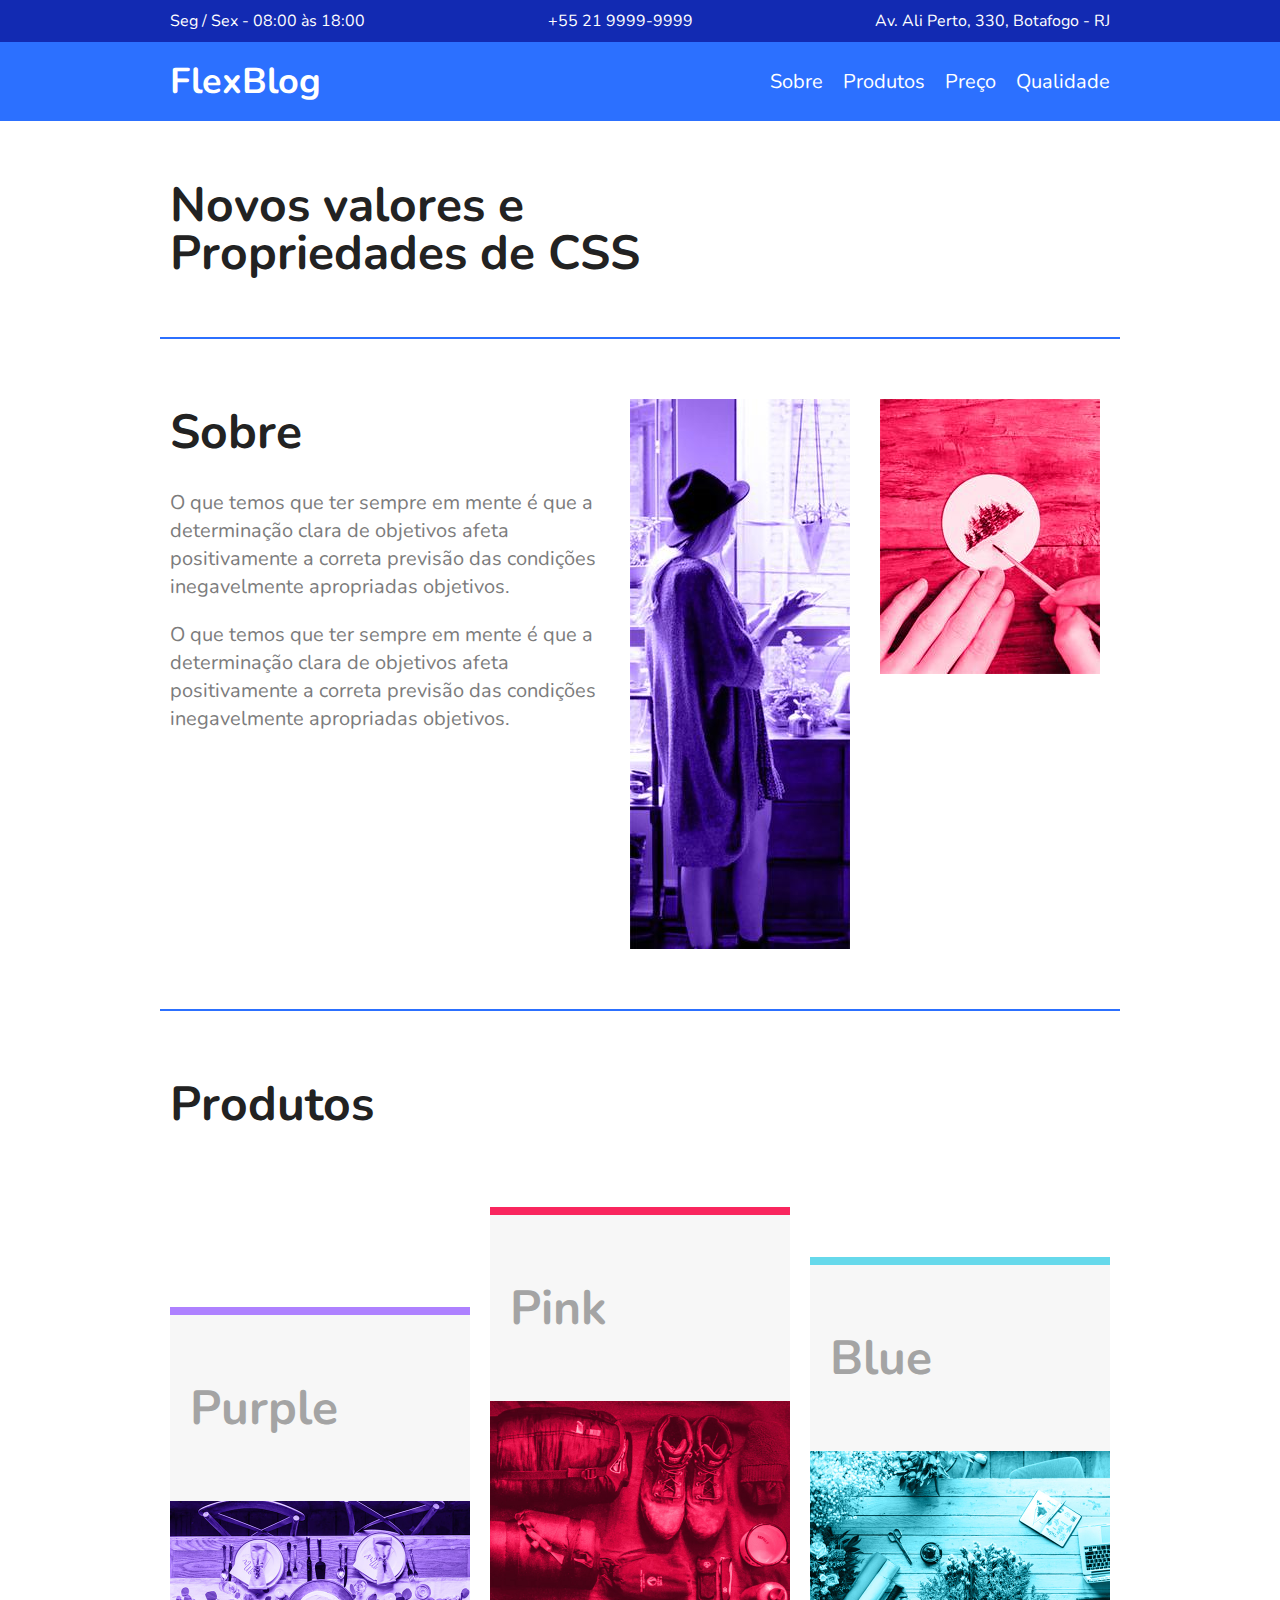
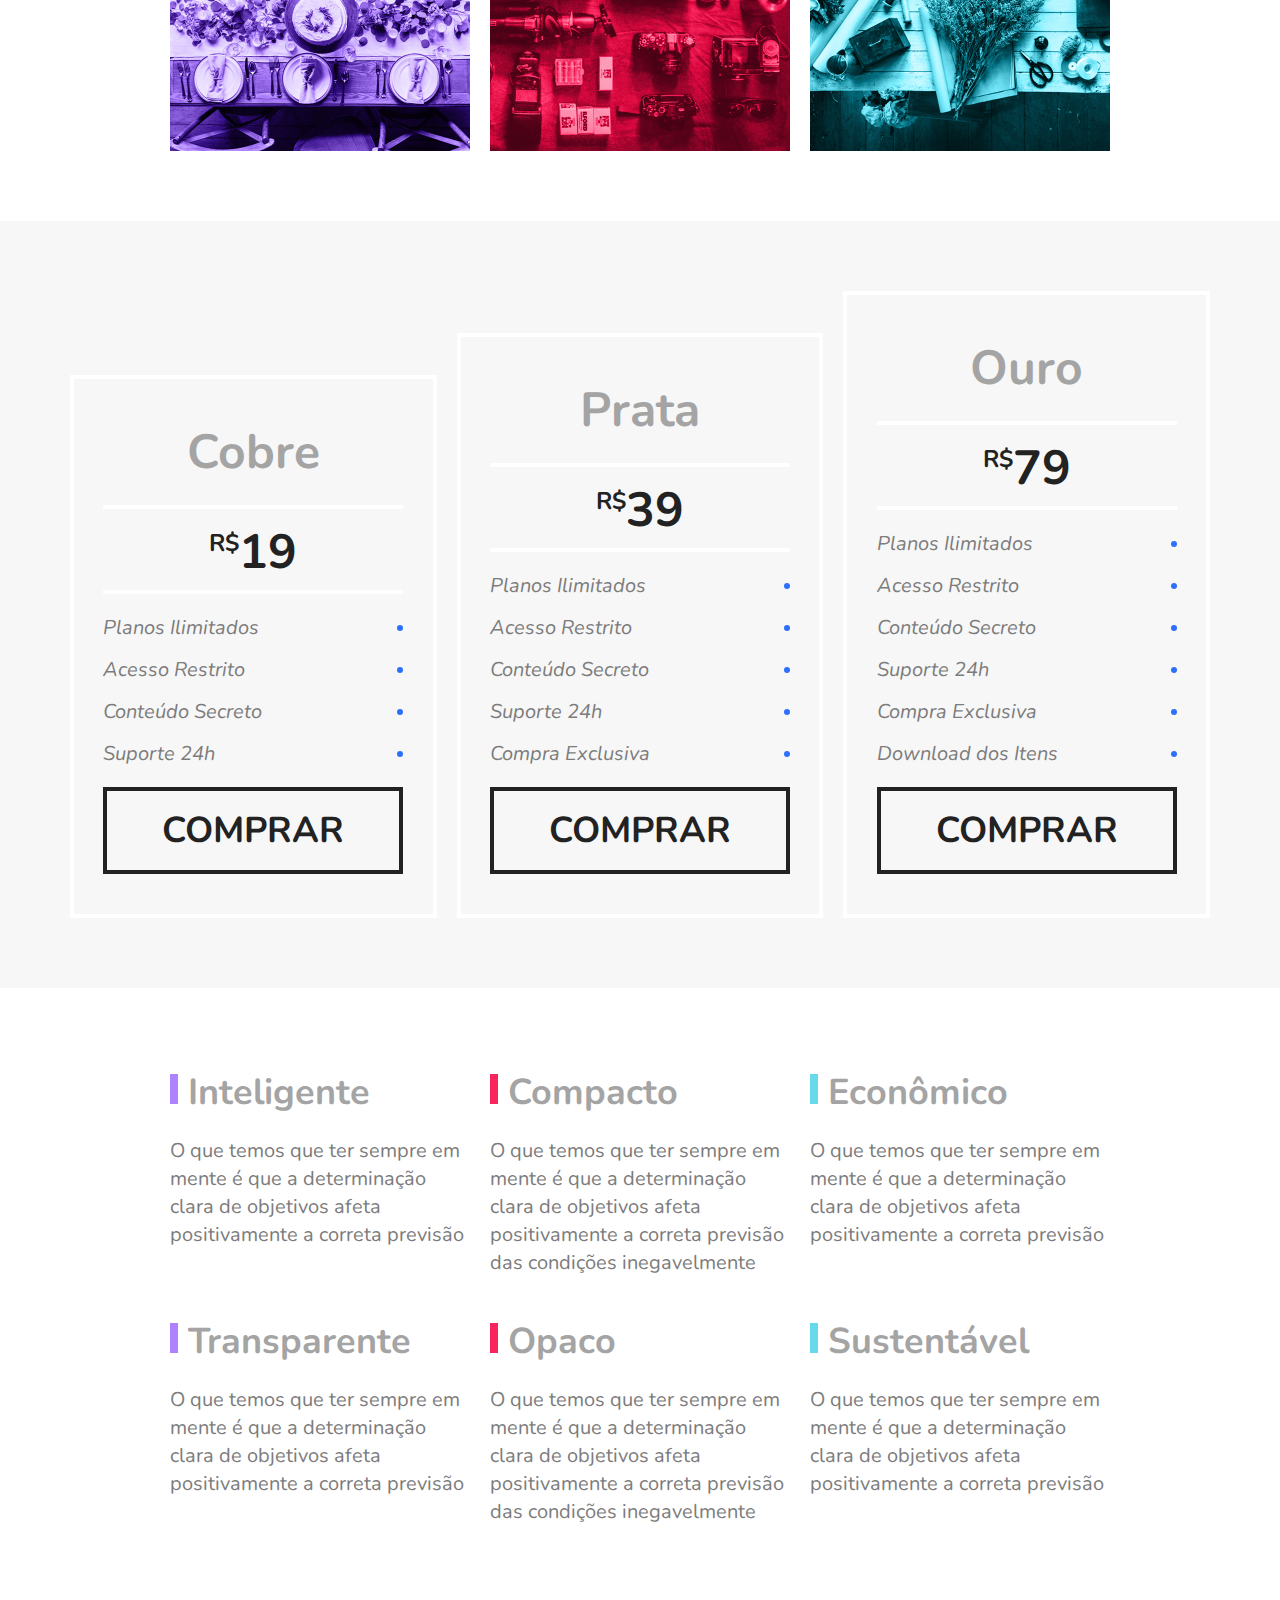
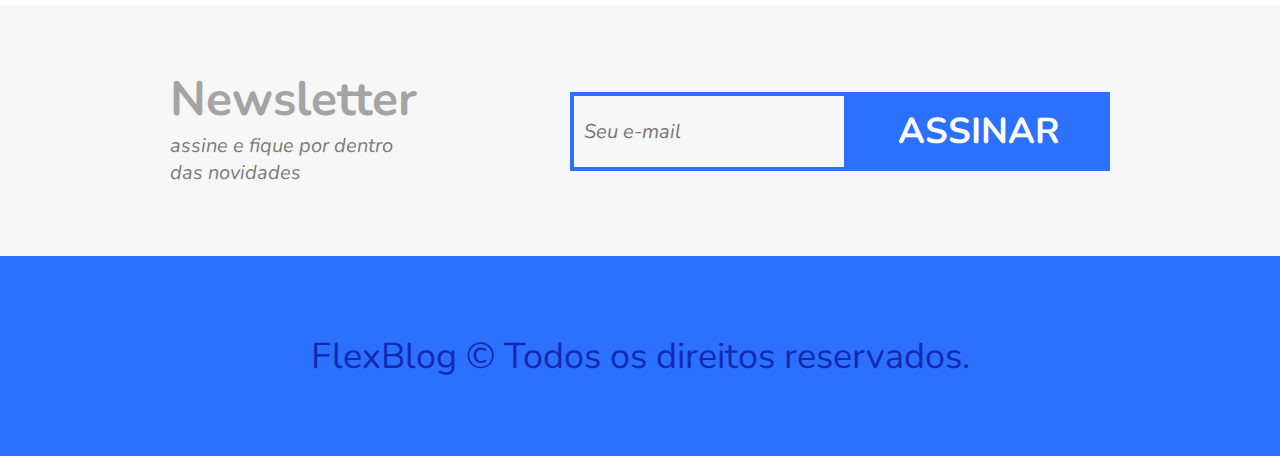
<file: CSS Flexbox/Projeto Final (Flexblog)/index.html>
<!DOCTYPE html>
<html>
  <head>
    <title>FlexBlog</title>
    <meta charset="utf-8" />
    <meta
      name="viewport"
      content="width=device-width, initial-scale=1, shrink-to-fit=no"
    />
    <link
      href="https://fonts.googleapis.com/css?family=Nunito:400,400i,700"
      rel="stylesheet"
    />
    <link rel="stylesheet" type="text/css" href="css/style.css" />
  </head>
  <body>
    <div class="indice-bg">
      <div class="indice">
        <p>Seg / Sex - 08:00 às 18:00</p>
        <a href="tel:+552199999999">+55 21 9999-9999</a>
        <p>Av. Ali Perto, 330, Botafogo - RJ</p>
      </div>
    </div>

    <header class="menu-bg">
      <div class="menu">
        <div class="menu-logo">
          <a href="#">FlexBlog</a>
        </div>
        <nav class="menu-nav">
          <ul>
            <li><a href="#sobre">Sobre</a></li>
            <li><a href="#produtos">Produtos</a></li>
            <li><a href="#preco">Preço</a></li>
            <li><a href="#qualidade">Qualidade</a></li>
          </ul>
        </nav>
      </div>
    </header>

    <h1 class="introducao">Novos valores e<br />Propriedades de CSS</h1>

    <section class="sobre" id="sobre">
      <div class="sobre-info">
        <h1>Sobre</h1>
        <p>
          O que temos que ter sempre em mente é que a determinação clara de
          objetivos afeta positivamente a correta previsão das condições
          inegavelmente apropriadas objetivos.
        </p>
        <p>
          O que temos que ter sempre em mente é que a determinação clara de
          objetivos afeta positivamente a correta previsão das condições
          inegavelmente apropriadas objetivos.
        </p>
      </div>
      <div class="sobre-img">
        <img src="img/sobre1.jpg" alt="Sobre 1" />
      </div>
      <div class="sobre-img">
        <img src="img/sobre2.jpg" alt="Sobre 2" />
      </div>
    </section>

    <section class="produtos" id="produtos">
      <h1>Produtos</h1>
      <div class="produtos-container">
        <div class="produtos-item purple">
          <h2>Purple</h2>
          <img src="img/produtos1.jpg" alt="Produtos 1" />
        </div>
        <div class="produtos-item pink">
          <h2>Pink</h2>
          <img src="img/produtos2.jpg" alt="Produtos 2" />
        </div>
        <div class="produtos-item blue">
          <h2>Blue</h2>
          <img src="img/produtos3.jpg" alt="Produtos 3" />
        </div>
      </div>
    </section>

    <section class="preco" id="preco">
      <div class="preco-item">
        <h2>Cobre</h2>
        <span><sup>R$</sup>19</span>
        <ul>
          <li>Planos Ilimitados</li>
          <li>Acesso Restrito</li>
          <li>Conteúdo Secreto</li>
          <li>Suporte 24h</li>
        </ul>
        <a href="#">Comprar</a>
      </div>

      <div class="preco-item">
        <h2>Prata</h2>
        <span><sup>R$</sup>39</span>
        <ul>
          <li>Planos Ilimitados</li>
          <li>Acesso Restrito</li>
          <li>Conteúdo Secreto</li>
          <li>Suporte 24h</li>
          <li>Compra Exclusiva</li>
        </ul>
        <a href="#">Comprar</a>
      </div>

      <div class="preco-item">
        <h2>Ouro</h2>
        <span><sup>R$</sup>79</span>
        <ul>
          <li>Planos Ilimitados</li>
          <li>Acesso Restrito</li>
          <li>Conteúdo Secreto</li>
          <li>Suporte 24h</li>
          <li>Compra Exclusiva</li>
          <li>Download dos Itens</li>
        </ul>
        <a href="#">Comprar</a>
      </div>
    </section>

    <section class="qualidade" id="qualidade">
      <div class="qualidade-item">
        <h2>Inteligente</h2>
        <p>
          O que temos que ter sempre em mente é que a determinação clara de
          objetivos afeta positivamente a correta previsão
        </p>
      </div>

      <div class="qualidade-item">
        <h2>Compacto</h2>
        <p>
          O que temos que ter sempre em mente é que a determinação clara de
          objetivos afeta positivamente a correta previsão das condições
          inegavelmente
        </p>
      </div>

      <div class="qualidade-item">
        <h2>Econômico</h2>
        <p>
          O que temos que ter sempre em mente é que a determinação clara de
          objetivos afeta positivamente a correta previsão
        </p>
      </div>

      <div class="qualidade-item">
        <h2>Transparente</h2>
        <p>
          O que temos que ter sempre em mente é que a determinação clara de
          objetivos afeta positivamente a correta previsão
        </p>
      </div>

      <div class="qualidade-item">
        <h2>Opaco</h2>
        <p>
          O que temos que ter sempre em mente é que a determinação clara de
          objetivos afeta positivamente a correta previsão das condições
          inegavelmente
        </p>
      </div>

      <div class="qualidade-item">
        <h2>Sustentável</h2>
        <p>
          O que temos que ter sempre em mente é que a determinação clara de
          objetivos afeta positivamente a correta previsão
        </p>
      </div>
    </section>

    <section class="newsletter">
      <div class="newsletter-info">
        <h1>Newsletter</h1>
        <p>assine e fique por dentro das novidades</p>
      </div>
      <form class="newsletter-form">
        <input type="text" placeholder="Seu e-mail" />
        <button type="submit">Assinar</button>
      </form>
    </section>

    <footer class="footer">
      <p>FlexBlog © Todos os direitos reservados.</p>
    </footer>
  </body>
</html>
</file>
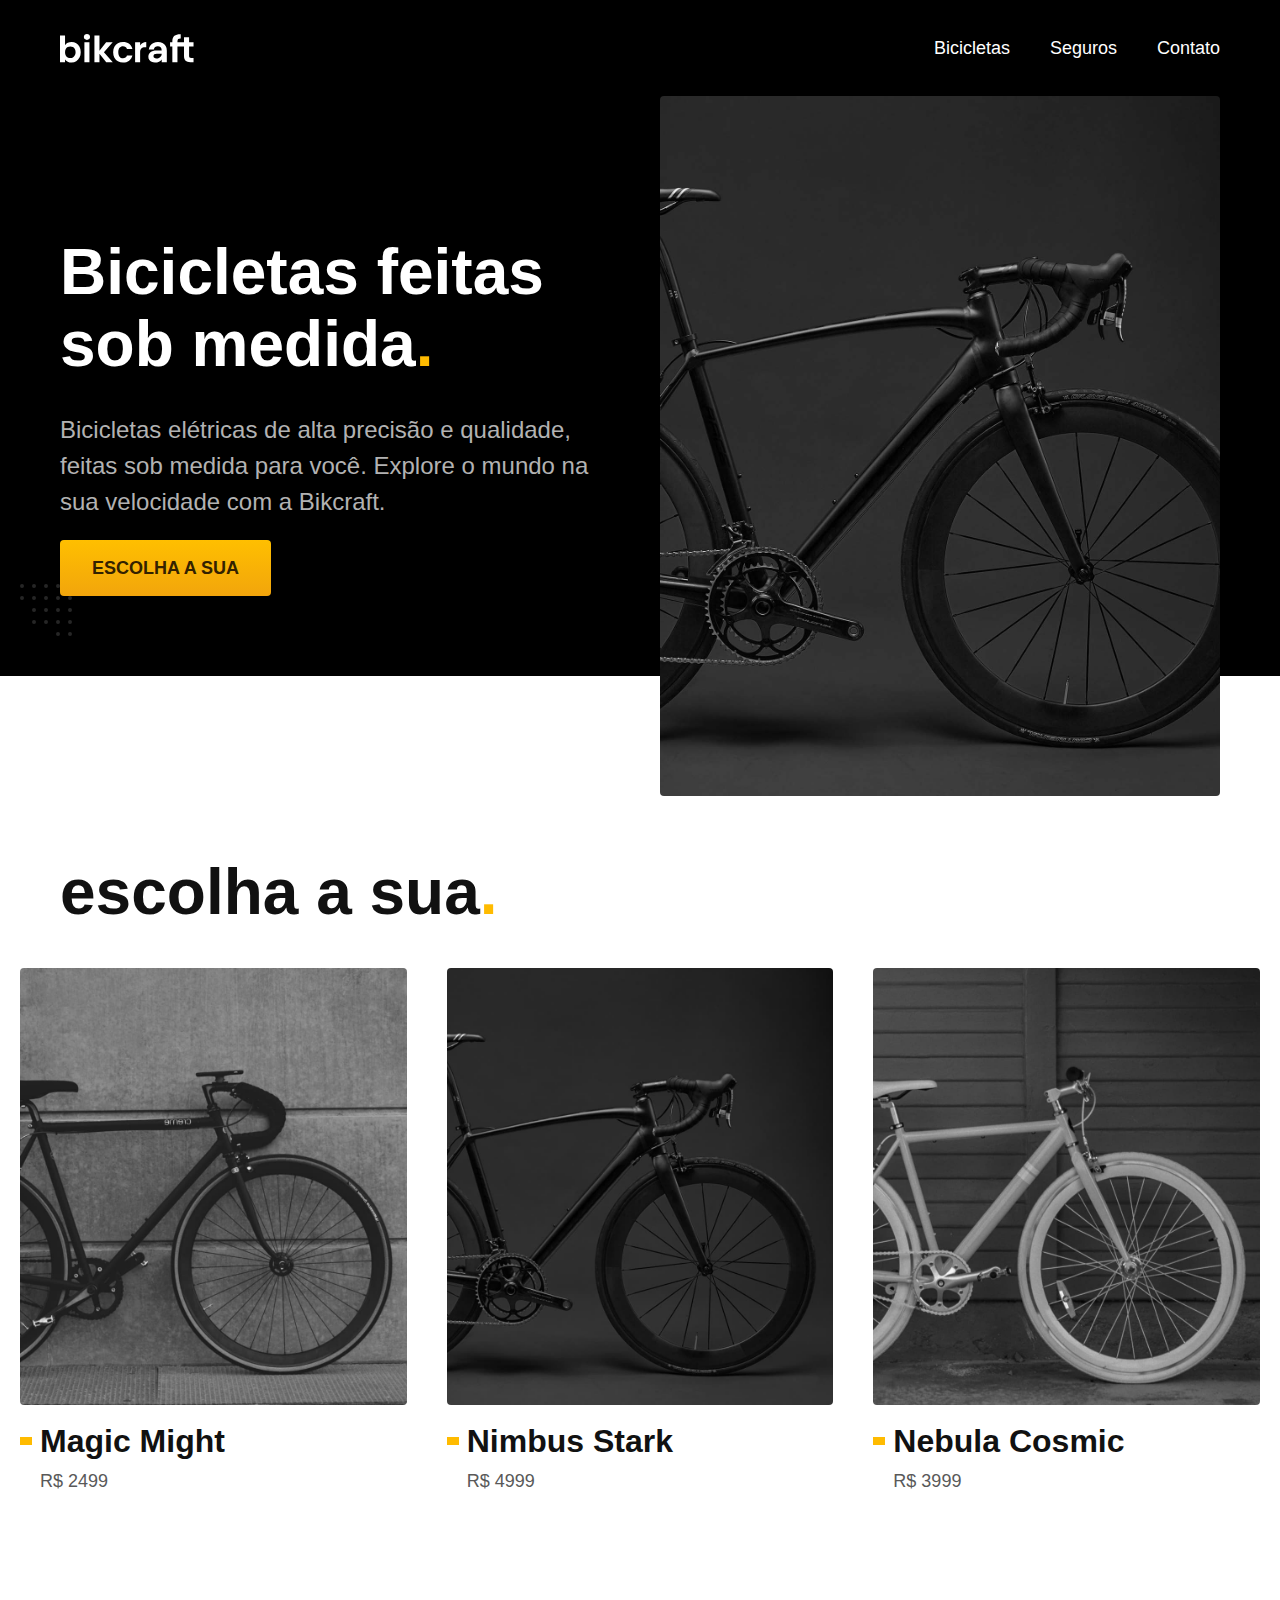
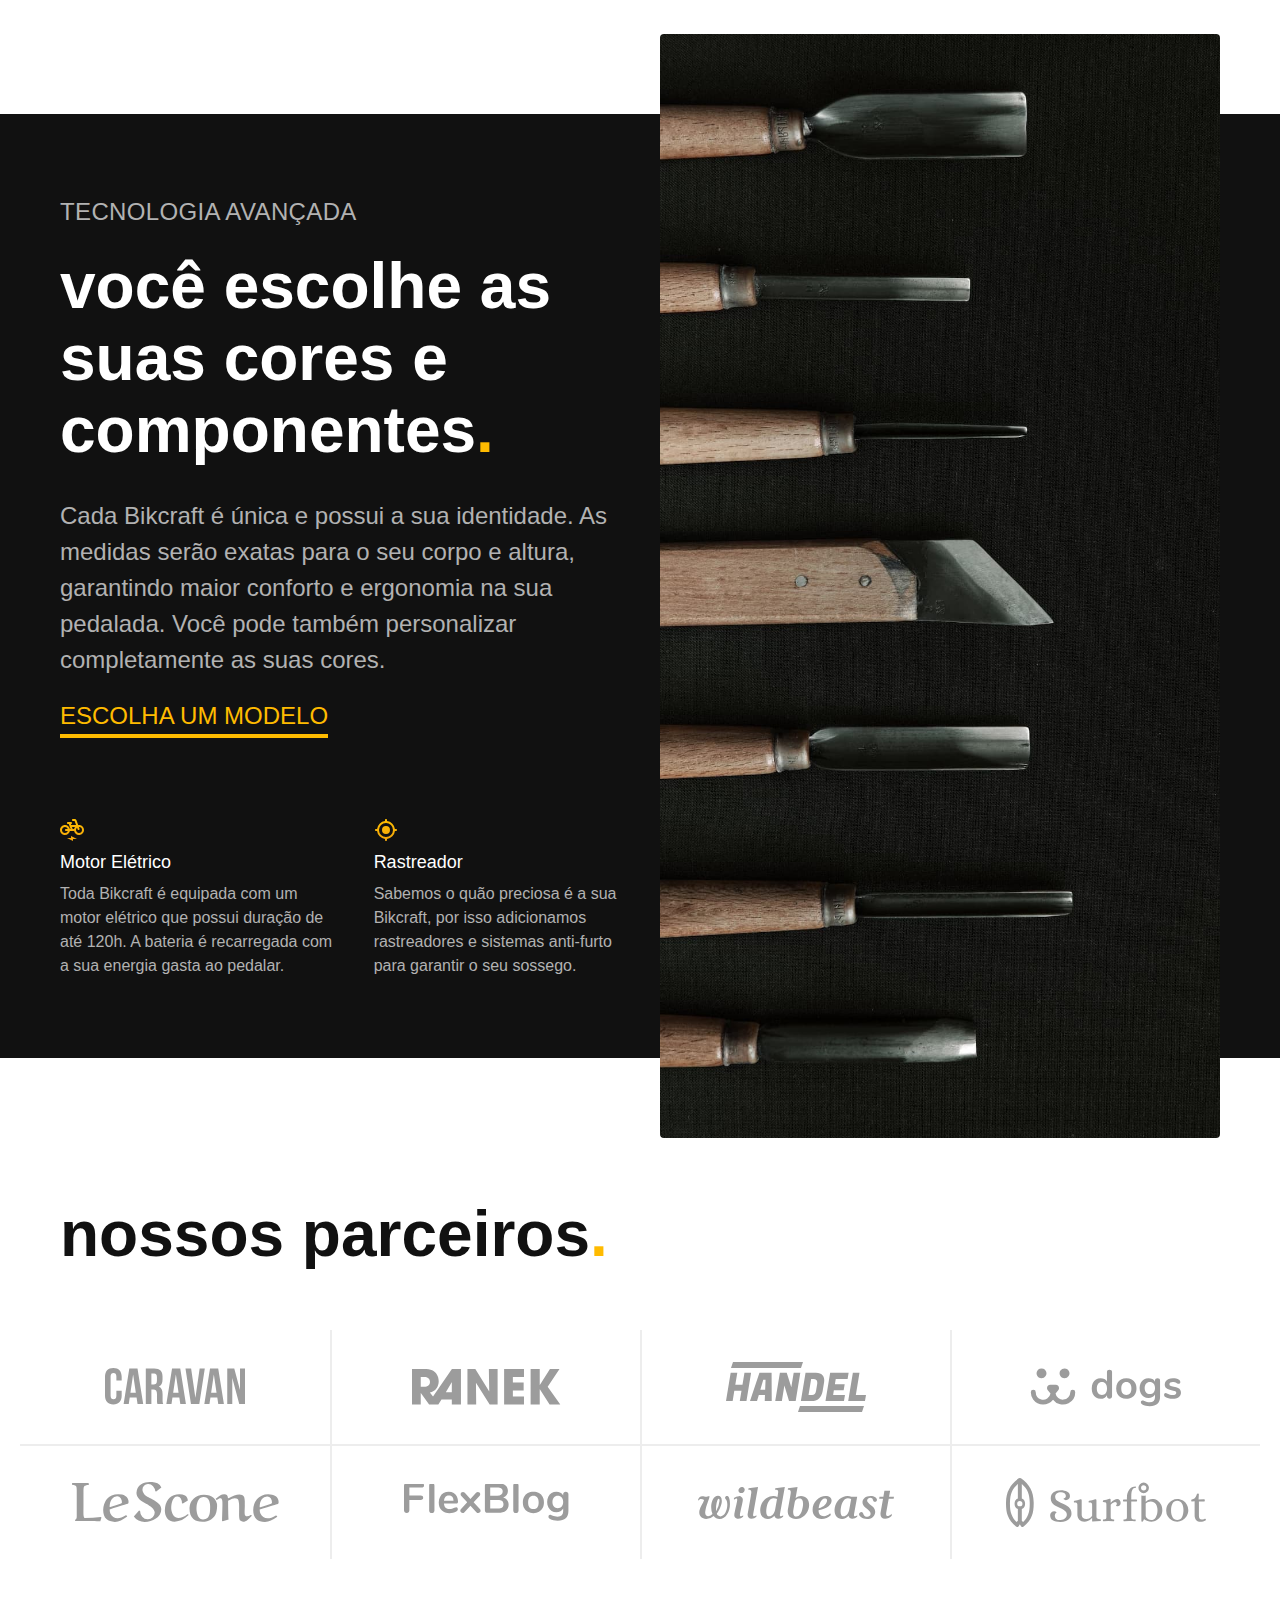
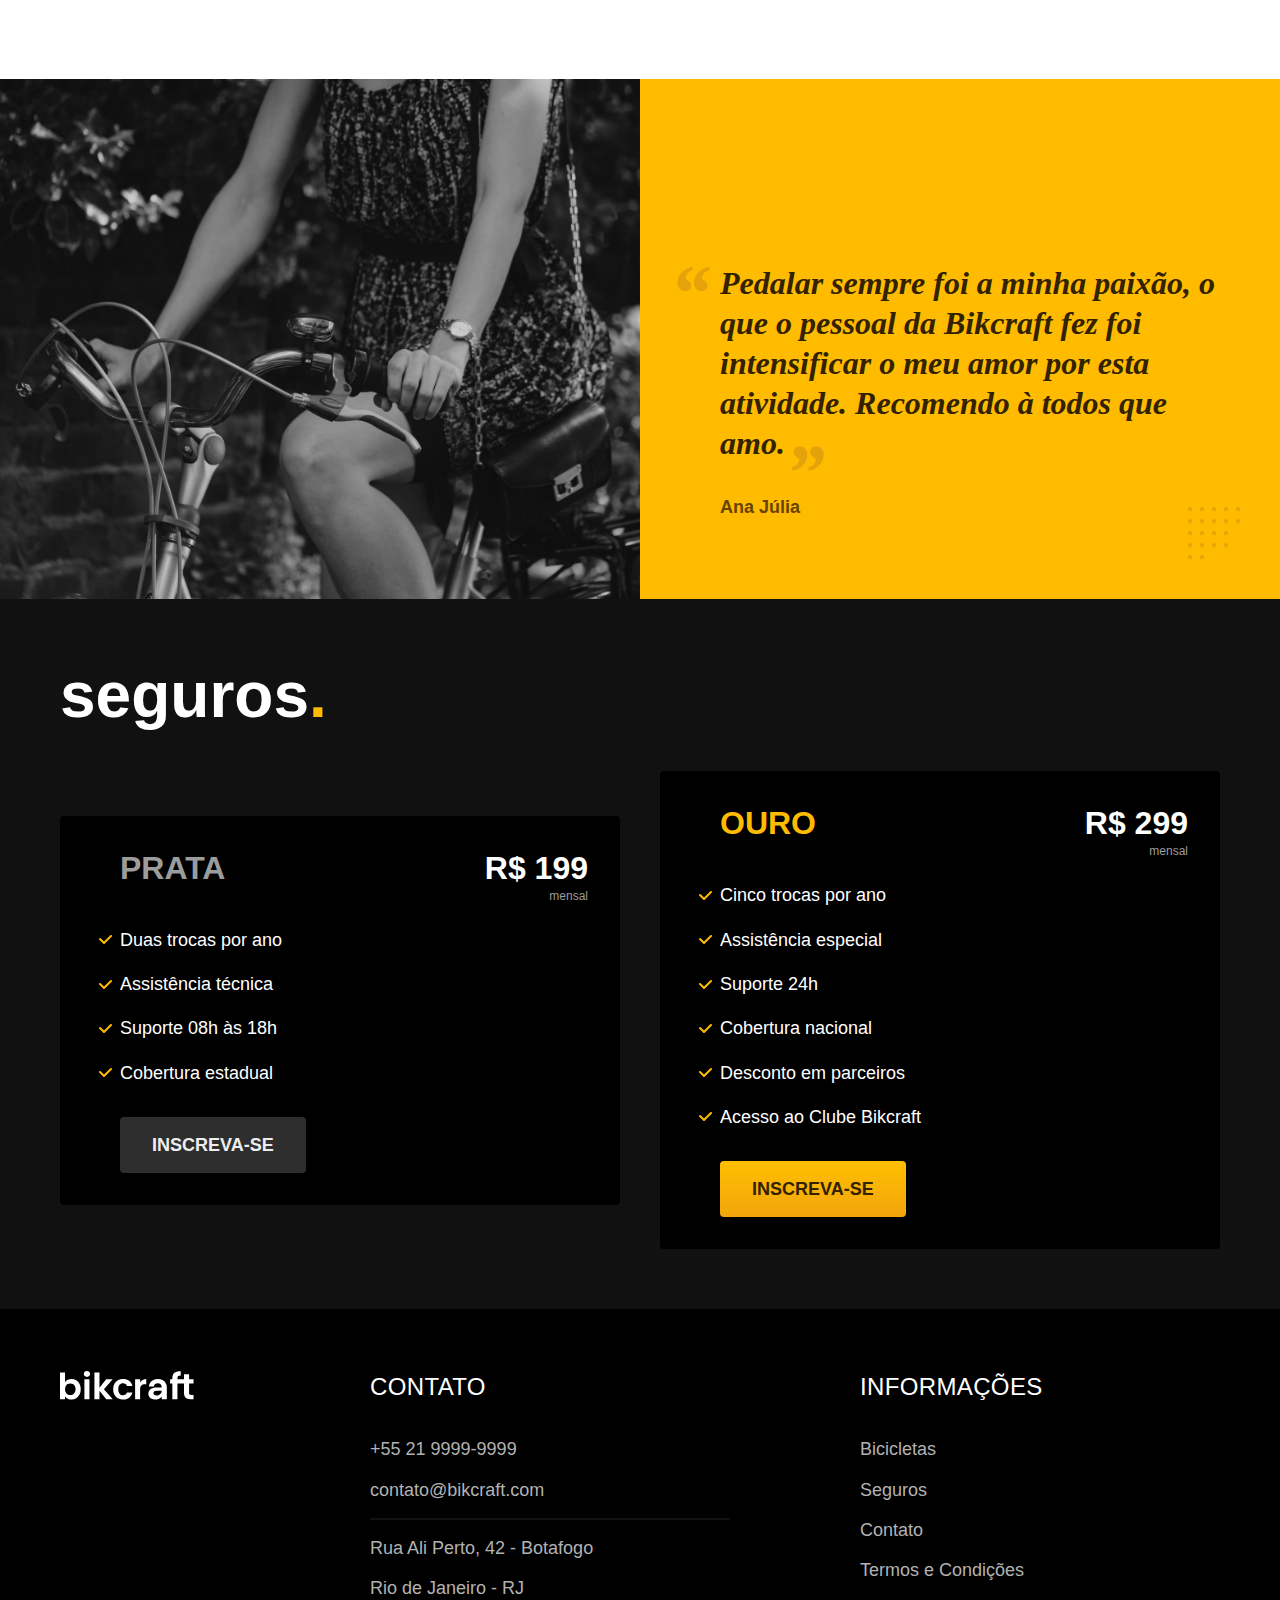
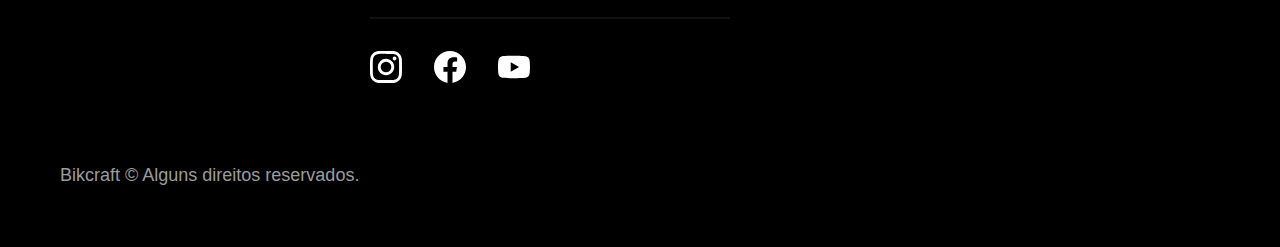
<file: HTML CSS/Projeto Final/index.html>
<!DOCTYPE html>
<html lang="pt-br">
  <head>
    <meta charset="UTF-8" />
    <meta name="viewport" content="width=device-width, initial-scale=1.0" />

    <title>Bikcraft - Bicicletas Elétricas</title>
    <meta
      name="description"
      content="Bicicletas elétricas de alta precisão e qualidade, feitas sob medida para o cliente. Explore o mundo na sua velocidade com a Bikcraft."
    />

    <link rel="preload" href="./css/style.css" as="style" />
    <link rel="stylesheet" href="./css/style.css" />
  </head>

  <body>
    <header class="header-bg">
      <div class="header container">
        <a href="./">
          <img
            src="./img/bikcraft.svg"
            width="136"
            height="32"
            alt="Bikcraft"
          />
        </a>

        <nav aria-label="primaria">
          <ul class="header-menu font-1-m cor-0">
            <li><a href="./bicicletas.html">Bicicletas</a></li>
            <li><a href="./seguros.html">Seguros</a></li>
            <li><a href="./contato.html">Contato</a></li>
          </ul>
        </nav>
      </div>
    </header>

    <main class="introducao-bg">
      <div class="introducao container">
        <div class="introducao-conteudo">
          <h1 class="font-1-xxl cor-0">
            Bicicletas feitas sob medida<span class="cor-p1">.</span>
          </h1>
          <p class="font-2-l cor-5">
            Bicicletas elétricas de alta precisão e qualidade, feitas sob medida
            para você. Explore o mundo na sua velocidade com a Bikcraft.
          </p>
          <a class="botao" href="./bicicletas.html">Escolha a sua</a>
        </div>
        <picture>
          <source
            media="(max-width: 800px)"
            srcset="./img/bicicletas/nimbus.jpg"
          />
          <img
            src="./img/fotos/introducao.jpg"
            width="1280"
            height="1600"
            alt="Bicicleta elétrica preta."
          />
        </picture>
      </div>
    </main>

    <article class="bicicletas-lista">
      <h2 class="container font-1-xxl">
        escolha a sua<span class="cor-p1">.</span>
      </h2>

      <ul>
        <li>
          <a href="./bicicletas/magic.html">
            <img
              src="./img/bicicletas/magic-home.jpg"
              alt="Bicicleta preta"
              width="920"
              height="1040"
            />
            <h3 class="font-1-xl">Magic Might</h3>
            <span class="font-2-m cor-8">R$ 2499</span>
          </a>
        </li>
        <li>
          <a href="./bicicletas/nimbus.html">
            <img
              src="./img/bicicletas/nimbus-home.jpg"
              alt="Bicicleta preta"
              width="920"
              height="1040"
            />
            <h3 class="font-1-xl">Nimbus Stark</h3>
            <span class="font-2-m cor-8">R$ 4999</span>
          </a>
        </li>
        <li>
          <a href="./bicicletas/nebula.html">
            <img
              src="./img/bicicletas/nebula-home.jpg"
              alt="Bicicleta preta"
              width="920"
              height="1040"
            />
            <h3 class="font-1-xl">Nebula Cosmic</h3>
            <span class="font-2-m cor-8">R$ 3999</span>
          </a>
        </li>
      </ul>
    </article>

    <article class="tecnologia-bg">
      <div class="tecnologia container">
        <div class="tecnologia-conteudo">
          <span class="font-2-l-b cor-5">Tecnologia Avançada</span>
          <h2 class="font-1-xxl cor-0">
            você escolhe as suas cores e componentes<span class="cor-p1"
              >.</span
            >
          </h2>
          <p class="font-2-l cor-5">
            Cada Bikcraft é única e possui a sua identidade. As medidas serão
            exatas para o seu corpo e altura, garantindo maior conforto e
            ergonomia na sua pedalada. Você pode também personalizar
            completamente as suas cores.
          </p>
          <a class="link" href="./bicicletas.html">Escolha um modelo</a>
          <div class="tecnologia-vantagens">
            <div>
              <img
                src="./img/icones/eletrica.svg"
                width="24"
                height="24"
                alt=""
              />
              <h3 class="font-1-m cor-0">Motor Elétrico</h3>
              <p class="font-2-s cor-5">
                Toda Bikcraft é equipada com um motor elétrico que possui
                duração de até 120h. A bateria é recarregada com a sua energia
                gasta ao pedalar.
              </p>
            </div>
            <div>
              <img
                src="./img/icones/rastreador.svg"
                width="24"
                height="24"
                alt=""
              />
              <h3 class="font-1-m cor-0">Rastreador</h3>
              <p class="font-2-s cor-5">
                Sabemos o quão preciosa é a sua Bikcraft, por isso adicionamos
                rastreadores e sistemas anti-furto para garantir o seu sossego.
              </p>
            </div>
          </div>
        </div>
        <div class="tecnologia-imagem">
          <img
            src="./img/fotos/tecnologia.jpg"
            width="1200"
            height="1920"
            alt=""
          />
        </div>
      </div>
    </article>

    <section class="parceiros" aria-label="Nossos Parceiros">
      <h2 class="container font-1-xxl">
        nossos parceiros<span class="cor-p1">.</span>
      </h2>

      <ul>
        <li>
          <img
            src="./img/parceiros/caravan.svg"
            alt="Caravan"
            width="140"
            height="38"
          />
        </li>
        <li>
          <img
            src="./img/parceiros/ranek.svg"
            alt="Ranek"
            width="149"
            height="36"
          />
        </li>
        <li>
          <img
            src="./img/parceiros/handel.svg"
            alt="Handel"
            width="140"
            height="50"
          />
        </li>
        <li>
          <img
            src="./img/parceiros/dogs.svg"
            alt="Dogs"
            width="152"
            height="39"
          />
        </li>
        <li>
          <img
            src="./img/parceiros/lescone.svg"
            alt="LeScone"
            width="208"
            height="41"
          />
        </li>
        <li>
          <img
            src="./img/parceiros/flexblog.svg"
            alt="FlexBlog"
            width="165"
            height="38"
          />
        </li>
        <li>
          <img
            src="./img/parceiros/wildbeast.svg"
            alt="Wildbeast"
            width="196"
            height="34"
          />
        </li>
        <li>
          <img
            src="./img/parceiros/surfbot.svg"
            alt="Surfbot"
            width="200"
            height="49"
          />
        </li>
      </ul>
    </section>

    <section class="depoimento" aria-label="Depoimento">
      <div>
        <img
          src="./img/fotos/depoimento.jpg"
          width="1560"
          height="1360"
          alt="Pessoa pedalando uma bicicleta Bikcraft"
        />
      </div>
      <div class="depoimento-conteudo">
        <blockquote class="font-1-xl cor-p5">
          <p>
            Pedalar sempre foi a minha paixão, o que o pessoal da Bikcraft fez
            foi intensificar o meu amor por esta atividade. Recomendo à todos
            que amo.
          </p>
        </blockquote>
        <span class="font-1-m-b cor-p4">Ana Júlia</span>
      </div>
    </section>

    <article class="seguros-bg">
      <div class="seguros container">
        <h2 class="font-1-xxl cor-0">seguros<span class="cor-p1">.</span></h2>
        <div class="seguros-item">
          <h3 class="font-1-xl cor-6">PRATA</h3>
          <span class="font-1-xl cor-0"
            >R$ 199 <span class="font-1-xs cor-6">mensal</span></span
          >
          <ul class="font-2-m cor-0">
            <li>Duas trocas por ano</li>
            <li>Assistência técnica</li>
            <li>Suporte 08h às 18h</li>
            <li>Cobertura estadual</li>
          </ul>
          <a class="botao secundario" href="./orcamento.html">Inscreva-se</a>
        </div>

        <div class="seguros-item">
          <h3 class="font-1-xl cor-p1">OURO</h3>
          <span class="font-1-xl cor-0"
            >R$ 299 <span class="font-1-xs cor-6">mensal</span></span
          >
          <ul class="font-2-m cor-0">
            <li>Cinco trocas por ano</li>
            <li>Assistência especial</li>
            <li>Suporte 24h</li>
            <li>Cobertura nacional</li>
            <li>Desconto em parceiros</li>
            <li>Acesso ao Clube Bikcraft</li>
          </ul>
          <a class="botao" href="./orcamento.html">Inscreva-se</a>
        </div>
      </div>
    </article>

    <footer class="footer-bg">
      <div class="footer container">
        <img src="./img/bikcraft.svg" width="136" height="32" alt="Bikcraft" />
        <div class="footer-contato">
          <h3 class="font-2-l-b cor-0">Contato</h3>
          <ul class="font-2-m cor-5">
            <li><a href="tel:+552199999999">+55 21 9999-9999</a></li>
            <li>
              <a href="mailto:contato@bikcraft.com">contato@bikcraft.com</a>
            </li>
            <li>Rua Ali Perto, 42 - Botafogo</li>
            <li>Rio de Janeiro - RJ</li>
          </ul>
          <div class="footer-redes">
            <a href="./">
              <img
                src="./img/redes/instagram.svg"
                width="32"
                height="32"
                alt="Instagram"
              />
            </a>
            <a href="./">
              <img
                src="./img/redes/facebook.svg"
                width="32"
                height="32"
                alt="Facebook"
              />
            </a>
            <a href="./">
              <img
                src="./img/redes/youtube.svg"
                width="32"
                height="32"
                alt="Youtube"
              />
            </a>
          </div>
        </div>
        <div class="footer-informacoes">
          <h3 class="font-2-l-b cor-0">Informações</h3>
          <nav>
            <ul class="font-1-m cor-5">
              <li><a href="./bicicletas.html">Bicicletas</a></li>
              <li><a href="./seguros.html">Seguros</a></li>
              <li><a href="./contato.html">Contato</a></li>
              <li><a href="./termos.html">Termos e Condições</a></li>
            </ul>
          </nav>
        </div>
        <p class="footer-copy font-2-m cor-6">
          Bikcraft © Alguns direitos reservados.
        </p>
      </div>
    </footer>
  </body>
</html>
</file>
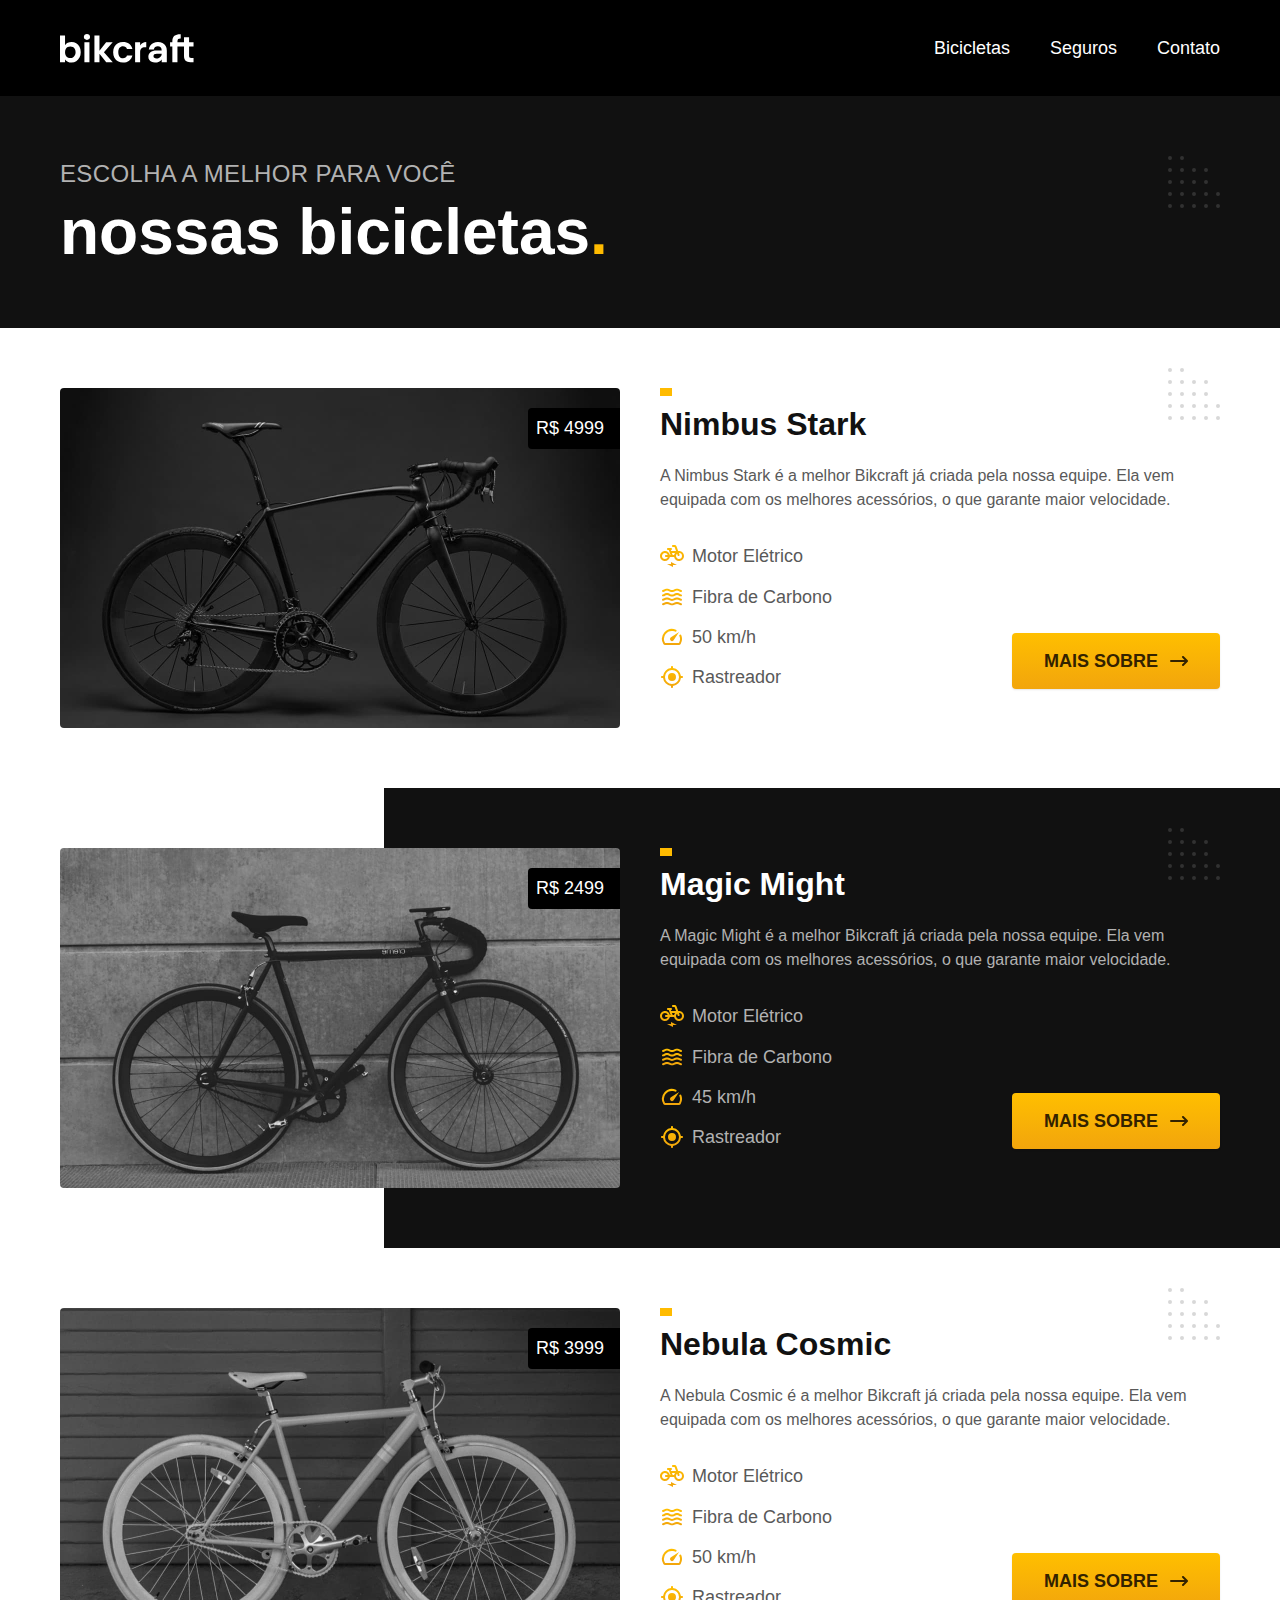
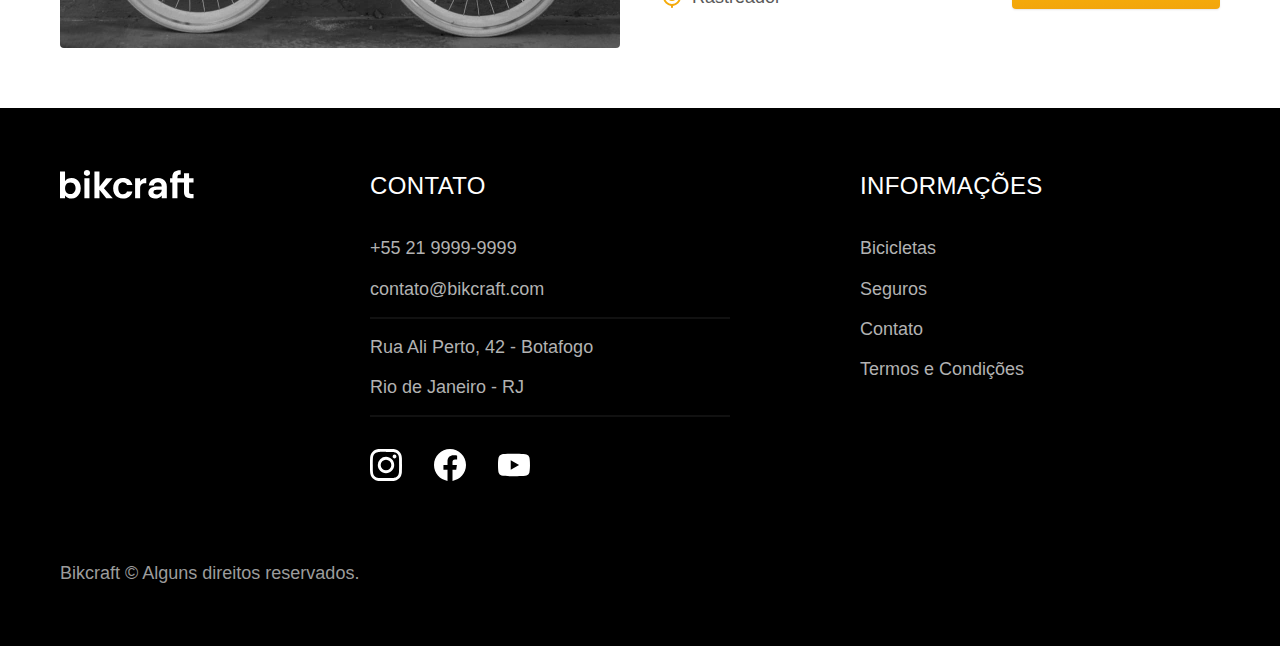
<file: HTML CSS/Projeto Final/bicicletas.html>
<!DOCTYPE html>
<html lang="pt-br">

<head>
  <meta charset="UTF-8">
  <meta name="viewport" content="width=device-width, initial-scale=1.0">

  <title>Bicicletas | Bikcraft</title>
  <meta name="description" content="Bicicletas">

  <link rel="preload" href="./css/style.css" as="style">
  <link rel="stylesheet" href="./css/style.css">
</head>

<body id="bicicletas">
  <header class="header-bg">
    <div class="header container">
      <a href="./">
        <img src="./img/bikcraft.svg" alt="Bikcraft">
      </a>

      <nav aria-label="primaria">
        <ul class="header-menu font-1-m cor-0">
          <li><a href="./bicicletas.html">Bicicletas</a></li>
          <li><a href="./seguros.html">Seguros</a></li>
          <li><a href="./contato.html">Contato</a></li>
        </ul>
      </nav>
    </div>
  </header>

  <main>
    <div class="titulo-bg">
      <div class="titulo container">
        <p class="font-2-l-b cor-5">Escolha a melhor para você</p>
        <h1 class="font-1-xxl cor-0">nossas bicicletas<span class="cor-p1">.</span></h1>
      </div>
    </div>

    <div class="bicicletas container">
      <div class="bicicletas-imagem">
        <img src="./img/bicicletas/nimbus.jpg" alt="Bicicleta preta">
        <span class="font-2-m cor-0">R$ 4999</span>
      </div>
      <div class="bicicletas-conteudo">
        <h2 class="font-1-xl">Nimbus Stark</h2>
        <p class="font-2-s cor-8">A Nimbus Stark é a melhor Bikcraft já criada pela nossa equipe. Ela vem equipada com os melhores acessórios, o que garante maior velocidade.</p>
        <ul class="font-1-m cor-8">
          <li>
            <img src="./img/icones/eletrica.svg" alt="">
            Motor Elétrico
          </li>
          <li>
            <img src="./img/icones/carbono.svg" alt="">
            Fibra de Carbono
          </li>
          <li>
            <img src="./img/icones/velocidade.svg" alt="">
            50 km/h
          </li>
          <li>
            <img src="./img/icones/rastreador.svg" alt="">
            Rastreador
          </li>
        </ul>
        <a class="botao seta" href="./bicicletas/nimbus.html">Mais Sobre</a>
      </div>
    </div>

    <div class="bicicletas-bg">
      <div class="bicicletas container">
        <div class="bicicletas-imagem">
          <img src="./img/bicicletas/magic.jpg" alt="Bicicleta preta">
          <span class="font-2-m cor-0">R$ 2499</span>
        </div>
        <div class="bicicletas-conteudo">
          <h2 class="font-1-xl cor-0">Magic Might</h2>
          <p class="font-2-s cor-5">A Magic Might é a melhor Bikcraft já criada pela nossa equipe. Ela vem equipada com os melhores acessórios, o que garante maior velocidade.</p>
          <ul class="font-1-m cor-5">
            <li>
              <img src="./img/icones/eletrica.svg" alt="">
              Motor Elétrico
            </li>
            <li>
              <img src="./img/icones/carbono.svg" alt="">
              Fibra de Carbono
            </li>
            <li>
              <img src="./img/icones/velocidade.svg" alt="">
              45 km/h
            </li>
            <li>
              <img src="./img/icones/rastreador.svg" alt="">
              Rastreador
            </li>
          </ul>
          <a class="botao seta" href="./bicicletas/magic.html">Mais Sobre</a>
        </div>
      </div>
    </div>

    <div class="bicicletas container">
      <div class="bicicletas-imagem">
        <img src="./img/bicicletas/nebula.jpg" alt="Bicicleta preta">
        <span class="font-2-m cor-0">R$ 3999</span>
      </div>
      <div class="bicicletas-conteudo">
        <h2 class="font-1-xl">Nebula Cosmic</h2>
        <p class="font-2-s cor-8">A Nebula Cosmic é a melhor Bikcraft já criada pela nossa equipe. Ela vem equipada com os melhores acessórios, o que garante maior velocidade.</p>
        <ul class="font-1-m cor-8">
          <li>
            <img src="./img/icones/eletrica.svg" alt="">
            Motor Elétrico
          </li>
          <li>
            <img src="./img/icones/carbono.svg" alt="">
            Fibra de Carbono
          </li>
          <li>
            <img src="./img/icones/velocidade.svg" alt="">
            50 km/h
          </li>
          <li>
            <img src="./img/icones/rastreador.svg" alt="">
            Rastreador
          </li>
        </ul>
        <a class="botao seta" href="./bicicletas/nebula.html">Mais Sobre</a>
      </div>
    </div>

  </main>

  <footer class="footer-bg">
    <div class="footer container">
      <img src="./img/bikcraft.svg" alt="Bikcraft">
      <div class="footer-contato">
        <h3 class="font-2-l-b cor-0">Contato</h3>
        <ul class="font-2-m cor-5">
          <li><a href="tel:+552199999999">+55 21 9999-9999</a></li>
          <li><a href="mailto:contato@bikcraft.com">contato@bikcraft.com</a></li>
          <li>Rua Ali Perto, 42 - Botafogo</li>
          <li>Rio de Janeiro - RJ</li>
        </ul>
        <div class="footer-redes">
          <a href="./">
            <img src="./img/redes/instagram.svg" alt="Instagram">
          </a>
          <a href="./">
            <img src="./img/redes/facebook.svg" alt="Facebook">
          </a>
          <a href="./">
            <img src="./img/redes/youtube.svg" alt="Youtube">
          </a>
        </div>
      </div>
      <div class="footer-informacoes">
        <h3 class="font-2-l-b cor-0">Informações</h3>
        <nav>
          <ul class="font-1-m cor-5">
            <li><a href="./bicicletas.html">Bicicletas</a></li>
            <li><a href="./seguros.html">Seguros</a></li>
            <li><a href="./contato.html">Contato</a></li>
            <li><a href="./termos.html">Termos e Condições</a></li>
          </ul>
        </nav>
      </div>
      <p class="footer-copy font-2-m cor-6">Bikcraft © Alguns direitos reservados.</p>
    </div>
  </footer>
</body>

</html>
</file>
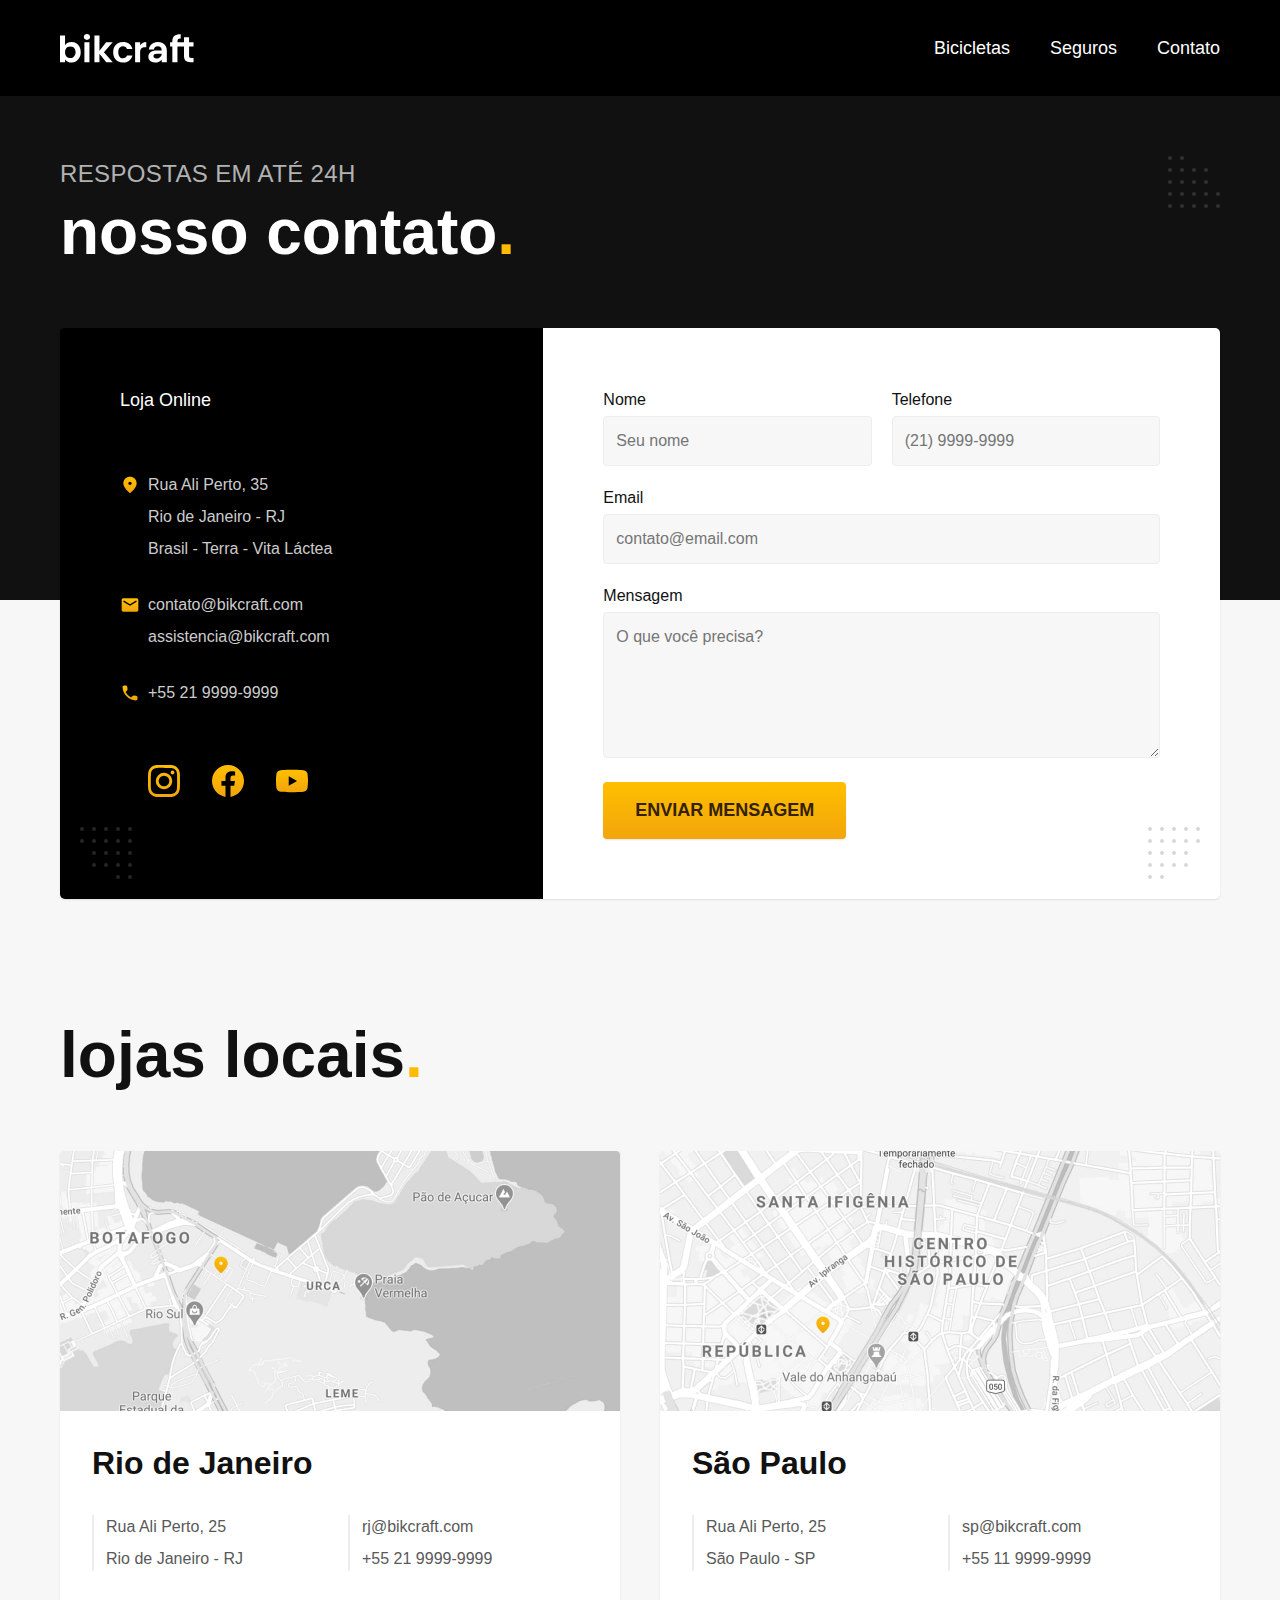
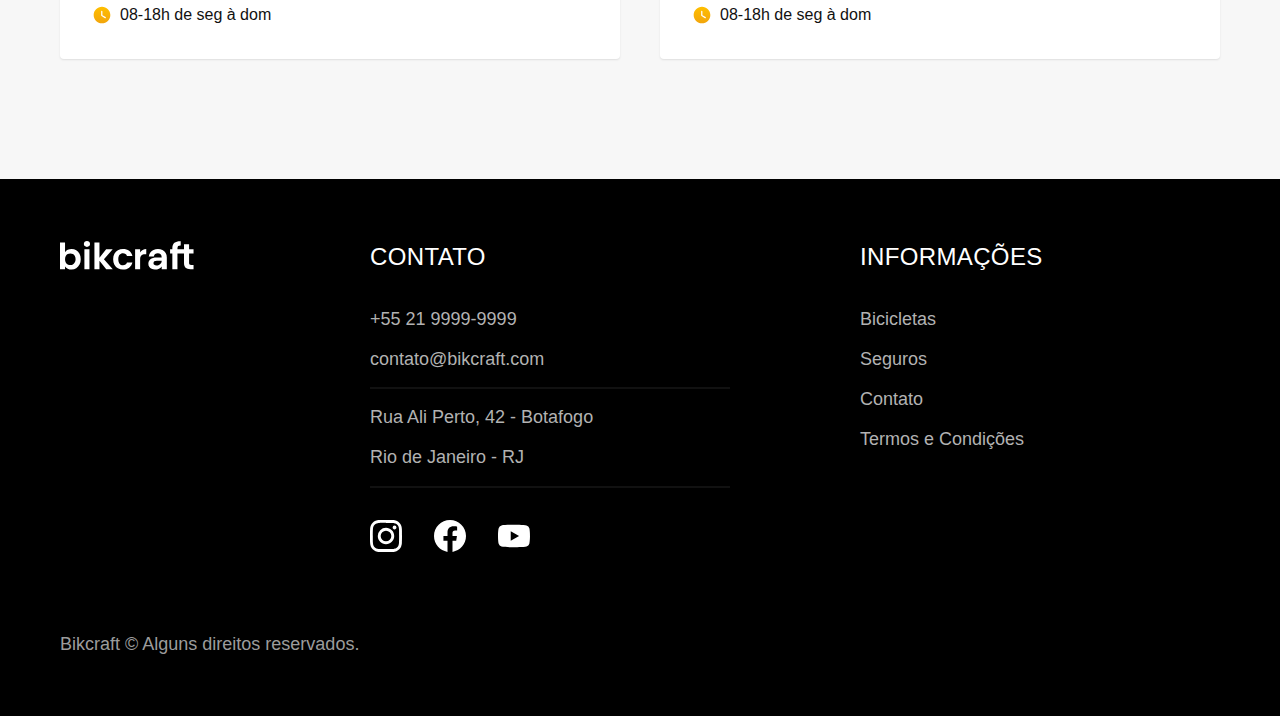
<file: HTML CSS/Projeto Final/contato.html>
<!DOCTYPE html>
<html lang="pt-br">

<head>
  <meta charset="UTF-8">
  <meta name="viewport" content="width=device-width, initial-scale=1.0">

  <title>Contato | Bikcraft</title>
  <meta name="description" content="Contato.">

  <link rel="preload" href="./css/style.css" as="style">
  <link rel="stylesheet" href="./css/style.css">
</head>

<body id="contato">
  <header class="header-bg">
    <div class="header container">
      <a href="./">
        <img src="./img/bikcraft.svg" alt="Bikcraft">
      </a>

      <nav aria-label="primaria">
        <ul class="header-menu font-1-m cor-0">
          <li><a href="./bicicletas.html">Bicicletas</a></li>
          <li><a href="./seguros.html">Seguros</a></li>
          <li><a href="./contato.html">Contato</a></li>
        </ul>
      </nav>
    </div>
  </header>

  <main>
    <div class="titulo-bg">
      <div class="titulo container">
        <p class="font-2-l-b cor-5">Respostas em até 24h</p>
        <h1 class="font-1-xxl cor-0">nosso contato<span class="cor-p1">.</span></h1>
      </div>
    </div>

    <div class="contato container">
      <section class="contato-dados" aria-label="Endereço">
        <h2 class="font-1-m cor-0">Loja Online</h2>
        <div class="contato-endereco font-2-s cor-4">
          <p>Rua Ali Perto, 35</p>
          <p>Rio de Janeiro - RJ</p>
          <p>Brasil - Terra - Vita Láctea</p>
        </div>
        <address class="contato-meios font-2-s cor-4">
          <a href="mailto:contato@bikcraft.com">contato@bikcraft.com</a>
          <a href="mailto:assistencia@bikcraft.com">assistencia@bikcraft.com</a>
          <a href="tel:+552199999999">+55 21 9999-9999</a>
        </address>
        <div class="contato-redes">
          <a href="./">
            <img src="./img/redes/instagram-p.svg" alt="Instagram">
          </a>
          <a href="./">
            <img src="./img/redes/facebook-p.svg" alt="Facebook">
          </a>
          <a href="./">
            <img src="./img/redes/youtube-p.svg" alt="Youtube">
          </a>
        </div>
      </section>
      <section class="contato-formulario" aria-label="Formulário">
        <form class="form" action="./contato.html">
          <div>
            <label for="nome">Nome</label>
            <input type="text" id="nome" name="nome" placeholder="Seu nome">
          </div>
          <div>
            <label for="telefone">Telefone</label>
            <input type="text" id="telefone" name="telefone" placeholder="(21) 9999-9999">
          </div>
          <div class="col-2">
            <label for="email">Email</label>
            <input type="email" id="email" name="email" placeholder="contato@email.com">
          </div>
          <div class="col-2">
            <label for="mensagem">Mensagem</label>
            <textarea rows="5" id="mensagem" name="mensagem" placeholder="O que você precisa?"></textarea>
          </div>
          <button class="botao col-2">Enviar Mensagem</button>
        </form>
      </section>
    </div>
  </main>

  <article class="lojas container">
    <h2 class="font-1-xxl">lojas locais<span class="cor-p1">.</span></h2>
    <div class="lojas-item">
      <img src="./img/lojas/rj.jpg" alt="mapa marcando o endereço em Rua Ali Perto, 25 - Rio de Janeiro - RJ">
      <div class="lojas-conteudo">
        <h3 class="font-1-xl">Rio de Janeiro</h3>
        <div class="lojas-dados font-2-s cor-8">
          <p>Rua Ali Perto, 25</p>
          <p>Rio de Janeiro - RJ</p>
        </div>
        <div class="lojas-dados font-2-s cor-8">
          <a href="mailto:rj@bikcraft.com">rj@bikcraft.com</a>
          <a href="tel:+552199999999">+55 21 9999-9999</a>
        </div>
        <p class="lojas-tempo font-1-s"><img src="./img/icones/horario.svg" alt="">08-18h de seg à dom</p>
      </div>
    </div>

    <div class="lojas-item">
      <img src="./img/lojas/sp.jpg" alt="mapa marcando o endereço em Rua Ali Perto, 25 - São Paulo - SP">
      <div class="lojas-conteudo">
        <h3 class="font-1-xl">São Paulo</h3>
        <div class="lojas-dados font-2-s cor-8">
          <p>Rua Ali Perto, 25</p>
          <p>São Paulo - SP</p>
        </div>
        <div class="lojas-dados font-2-s cor-8">
          <a href="mailto:sp@bikcraft.com">sp@bikcraft.com</a>
          <a href="tel:+551199999999">+55 11 9999-9999</a>
        </div>
        <p class="lojas-tempo font-1-s"><img src="./img/icones/horario.svg" alt="">08-18h de seg à dom</p>
      </div>
    </div>
  </article>

  <footer class="footer-bg">
    <div class="footer container">
      <img src="./img/bikcraft.svg" alt="Bikcraft">
      <div class="footer-contato">
        <h3 class="font-2-l-b cor-0">Contato</h3>
        <ul class="font-2-m cor-5">
          <li><a href="tel:+552199999999">+55 21 9999-9999</a></li>
          <li><a href="mailto:contato@bikcraft.com">contato@bikcraft.com</a></li>
          <li>Rua Ali Perto, 42 - Botafogo</li>
          <li>Rio de Janeiro - RJ</li>
        </ul>
        <div class="footer-redes">
          <a href="./">
            <img src="./img/redes/instagram.svg" alt="Instagram">
          </a>
          <a href="./">
            <img src="./img/redes/facebook.svg" alt="Facebook">
          </a>
          <a href="./">
            <img src="./img/redes/youtube.svg" alt="Youtube">
          </a>
        </div>
      </div>
      <div class="footer-informacoes">
        <h3 class="font-2-l-b cor-0">Informações</h3>
        <nav>
          <ul class="font-1-m cor-5">
            <li><a href="./bicicletas.html">Bicicletas</a></li>
            <li><a href="./seguros.html">Seguros</a></li>
            <li><a href="./contato.html">Contato</a></li>
            <li><a href="./termos.html">Termos e Condições</a></li>
          </ul>
        </nav>
      </div>
      <p class="footer-copy font-2-m cor-6">Bikcraft © Alguns direitos reservados.</p>
    </div>
  </footer>
</body>

</html>
</file>
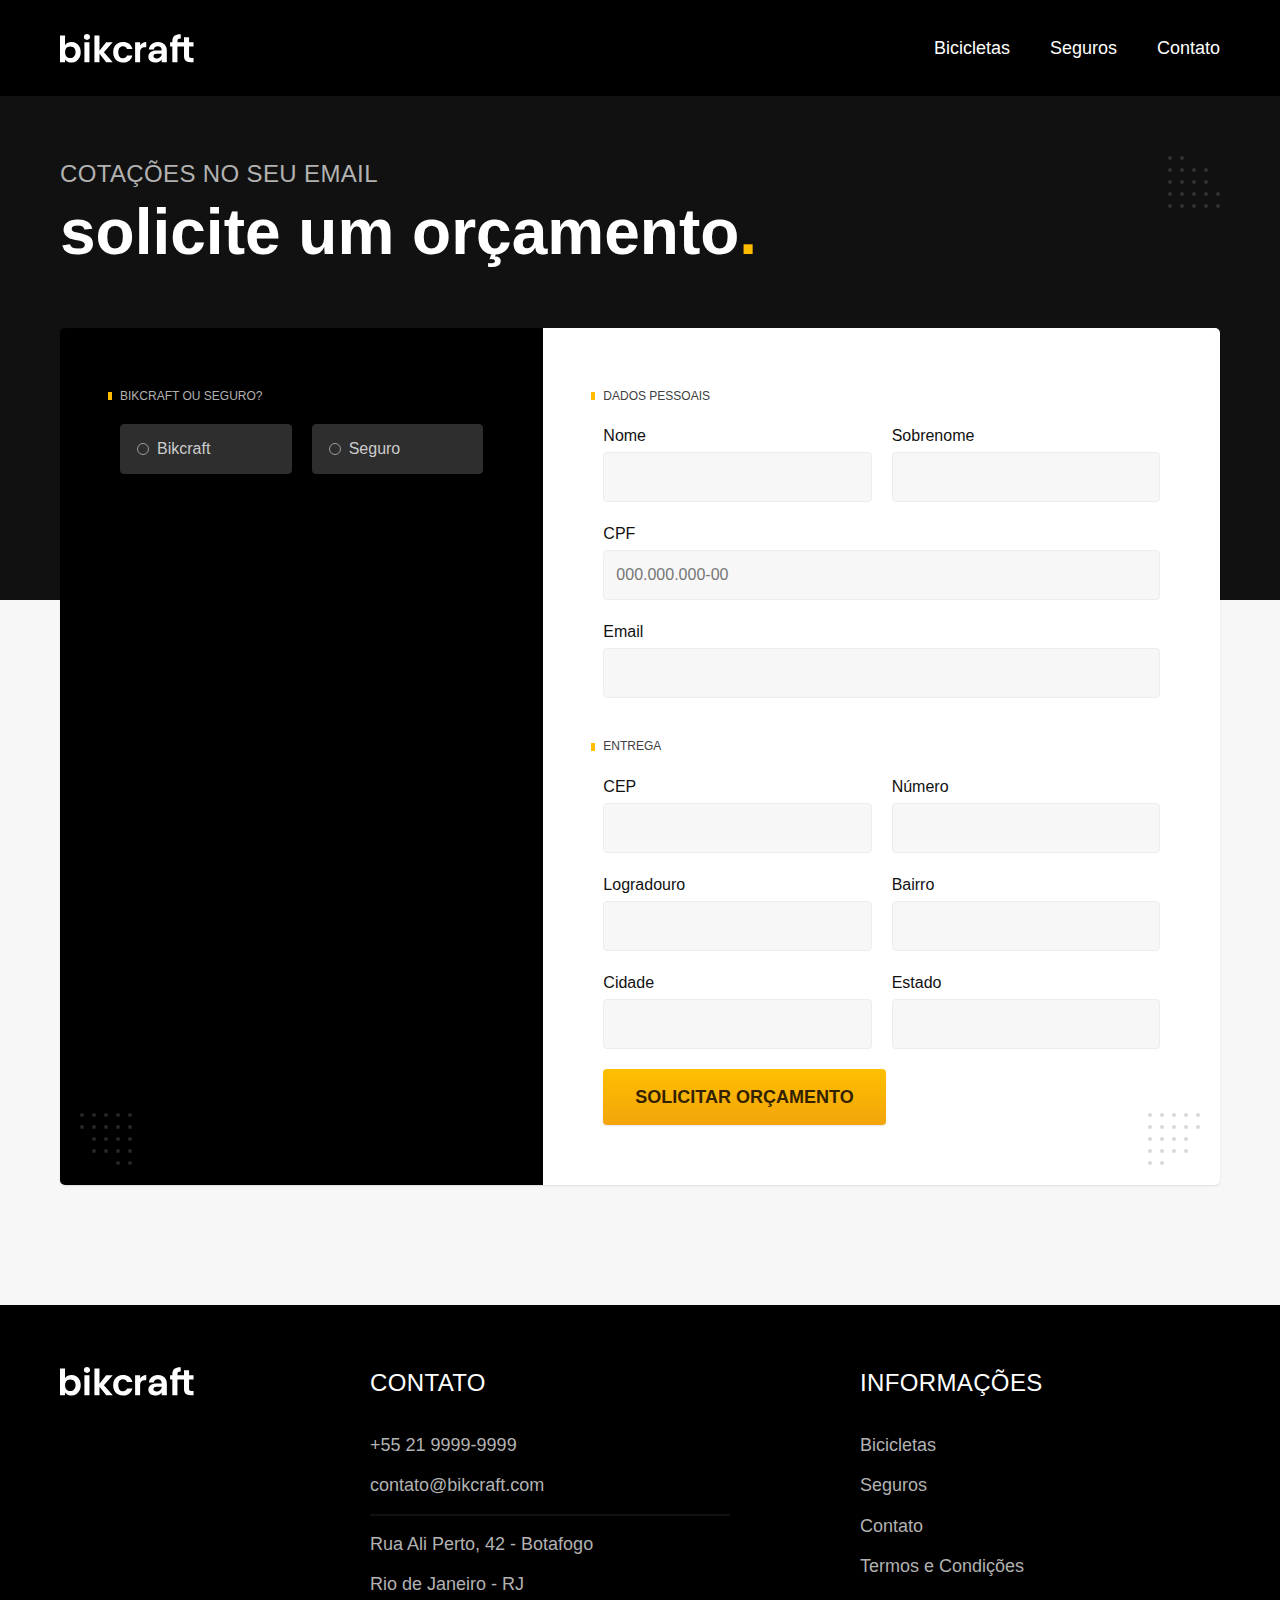
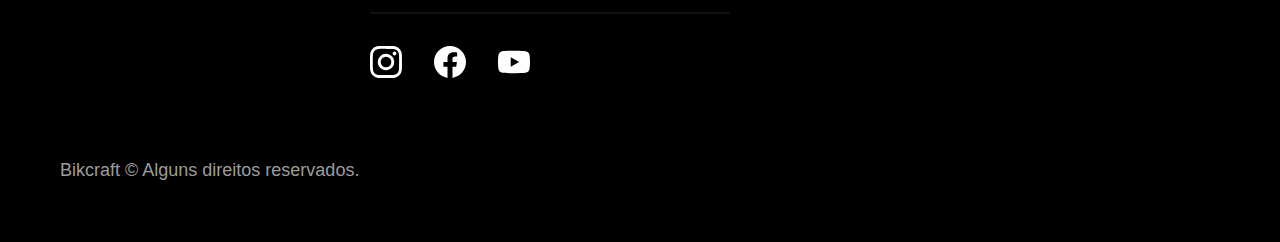
<file: HTML CSS/Projeto Final/orcamento.html>
<!DOCTYPE html>
<html lang="pt-br">

<head>
  <meta charset="UTF-8">
  <meta name="viewport" content="width=device-width, initial-scale=1.0">

  <title>Orçamento | Bikcraft</title>
  <meta name="description" content="Orçamento.">

  <link rel="preload" href="./css/style.css" as="style">
  <link rel="stylesheet" href="./css/style.css">
</head>

<body id="orcamento">
  <header class="header-bg">
    <div class="header container">
      <a href="./">
        <img src="./img/bikcraft.svg" alt="Bikcraft">
      </a>

      <nav aria-label="primaria">
        <ul class="header-menu font-1-m cor-0">
          <li><a href="./bicicletas.html">Bicicletas</a></li>
          <li><a href="./seguros.html">Seguros</a></li>
          <li><a href="./contato.html">Contato</a></li>
        </ul>
      </nav>
    </div>
  </header>

  <main>
    <div class="titulo-bg">
      <div class="titulo container">
        <p class="font-2-l-b cor-5">Cotações no seu email</p>
        <h1 class="font-1-xxl cor-0">solicite um orçamento<span class="cor-p1">.</span></h1>
      </div>
    </div>

    <form class="orcamento container" action="./orcamento.html">
      <div class="orcamento-produto">
        <h2 class="font-1-xs cor-5">Bikcraft ou Seguro?</h2>

        <input type="radio" name="tipo" value="bikcraft" id="bikcraft">
        <label for="bikcraft">Bikcraft</label>

        <input type="radio" name="tipo" value="seguro" id="seguro">
        <label for="seguro">Seguro</label>

        <div class="orcamento-conteudo" id="orcamento-bikcraft">
          <h2 class="font-1-xs cor-5">Escolha a sua</h2>

          <input type="radio" name="produto" value="nimbus" id="nimbus">
          <label for="nimbus">Nimbus Stark <span>R$ 4999</span></label>
          <div class="orcamento-detalhes">
            <ul class="font-1-xs cor-8">
              <li><img src="./img/icones/eletrica.svg" alt=""> Motor Elétrico</li>
              <li><img src="./img/icones/carbono.svg" alt=""> Fibra de Carbono</li>
              <li><img src="./img/icones/velocidade.svg" alt=""> 50 km/h</li>
              <li><img src="./img/icones/rastreador.svg" alt=""> Rastreador</li>
            </ul>
            <img src="./img/bicicletas/nimbus.jpg" alt="Bicicleta preta">
          </div>

          <input type="radio" name="produto" value="magic" id="magic">
          <label for="magic">Magic Might <span>R$ 2499</span></label>
          <div class="orcamento-detalhes">
            <ul class="font-1-xs cor-8">
              <li><img src="./img/icones/eletrica.svg" alt=""> Motor Elétrico</li>
              <li><img src="./img/icones/carbono.svg" alt=""> Fibra de Carbono</li>
              <li><img src="./img/icones/velocidade.svg" alt=""> 45 km/h</li>
              <li><img src="./img/icones/rastreador.svg" alt=""> Rastreador</li>
            </ul>
            <img src="./img/bicicletas/magic.jpg" alt="Bicicleta preta">
          </div>

          <input type="radio" name="produto" value="nebula" id="nebula">
          <label for="nebula">Nebula Cosmic <span>R$ 3999</span></label>
          <div class="orcamento-detalhes">
            <ul class="font-1-xs cor-8">
              <li><img src="./img/icones/eletrica.svg" alt=""> Motor Elétrico</li>
              <li><img src="./img/icones/carbono.svg" alt=""> Fibra de Carbono</li>
              <li><img src="./img/icones/velocidade.svg" alt=""> 40 km/h</li>
              <li><img src="./img/icones/rastreador.svg" alt=""> Rastreador</li>
            </ul>
            <img src="./img/bicicletas/nebula.jpg" alt="Bicicleta branca">
          </div>

        </div>

        <div class="orcamento-conteudo" id="orcamento-seguro">
          <h2 class="font-1-xs cor-5">Escolha o plano</h2>

          <input type="radio" name="produto" value="prata" id="prata">
          <label for="prata">Prata <span>R$ 199</span></label>

          <input type="radio" name="produto" value="ouro" id="ouro">
          <label for="ouro">Ouro <span>R$ 299</span></label>
        </div>
      </div>
      <div class="orcamento-dados form">
        <h2 class="font-1-xs cor-9 col-2">dados pessoais</h2>
        <div>
          <label for="nome">Nome</label>
          <input type="text" id="nome" name="nome">
        </div>
        <div>
          <label for="sobrenome">Sobrenome</label>
          <input type="text" id="sobrenome" name="sobrenome">
        </div>
        <div class="col-2">
          <label for="cpf">CPF</label>
          <input type="text" id="cpf" name="cpf" placeholder="000.000.000-00">
        </div>
        <div class="col-2">
          <label for="email">Email</label>
          <input type="email" id="email" name="email">
        </div>
        <h2 class="font-1-xs cor-9 col-2">entrega</h2>
        <div>
          <label for="cep">CEP</label>
          <input type="text" id="cep" name="cep">
        </div>
        <div>
          <label for="numero">Número</label>
          <input type="text" id="numero" name="numero">
        </div>
        <div>
          <label for="logradouro">Logradouro</label>
          <input type="text" id="logradouro" name="logradouro">
        </div>
        <div>
          <label for="bairro">Bairro</label>
          <input type="text" id="bairro" name="bairro">
        </div>
        <div>
          <label for="cidade">Cidade</label>
          <input type="text" id="cidade" name="cidade">
        </div>
        <div>
          <label for="estado">Estado</label>
          <input type="text" id="estado" name="estado">
        </div>
        <button class="botao col-2">Solicitar Orçamento</button>
      </div>
    </form>
  </main>

  <footer class="footer-bg">
    <div class="footer container">
      <img src="./img/bikcraft.svg" alt="Bikcraft">
      <div class="footer-contato">
        <h3 class="font-2-l-b cor-0">Contato</h3>
        <ul class="font-2-m cor-5">
          <li><a href="tel:+552199999999">+55 21 9999-9999</a></li>
          <li><a href="mailto:contato@bikcraft.com">contato@bikcraft.com</a></li>
          <li>Rua Ali Perto, 42 - Botafogo</li>
          <li>Rio de Janeiro - RJ</li>
        </ul>
        <div class="footer-redes">
          <a href="./">
            <img src="./img/redes/instagram.svg" alt="Instagram">
          </a>
          <a href="./">
            <img src="./img/redes/facebook.svg" alt="Facebook">
          </a>
          <a href="./">
            <img src="./img/redes/youtube.svg" alt="Youtube">
          </a>
        </div>
      </div>
      <div class="footer-informacoes">
        <h3 class="font-2-l-b cor-0">Informações</h3>
        <nav>
          <ul class="font-1-m cor-5">
            <li><a href="./bicicletas.html">Bicicletas</a></li>
            <li><a href="./seguros.html">Seguros</a></li>
            <li><a href="./contato.html">Contato</a></li>
            <li><a href="./termos.html">Termos e Condições</a></li>
          </ul>
        </nav>
      </div>
      <p class="footer-copy font-2-m cor-6">Bikcraft © Alguns direitos reservados.</p>
    </div>
  </footer>
</body>

</html>
</file>
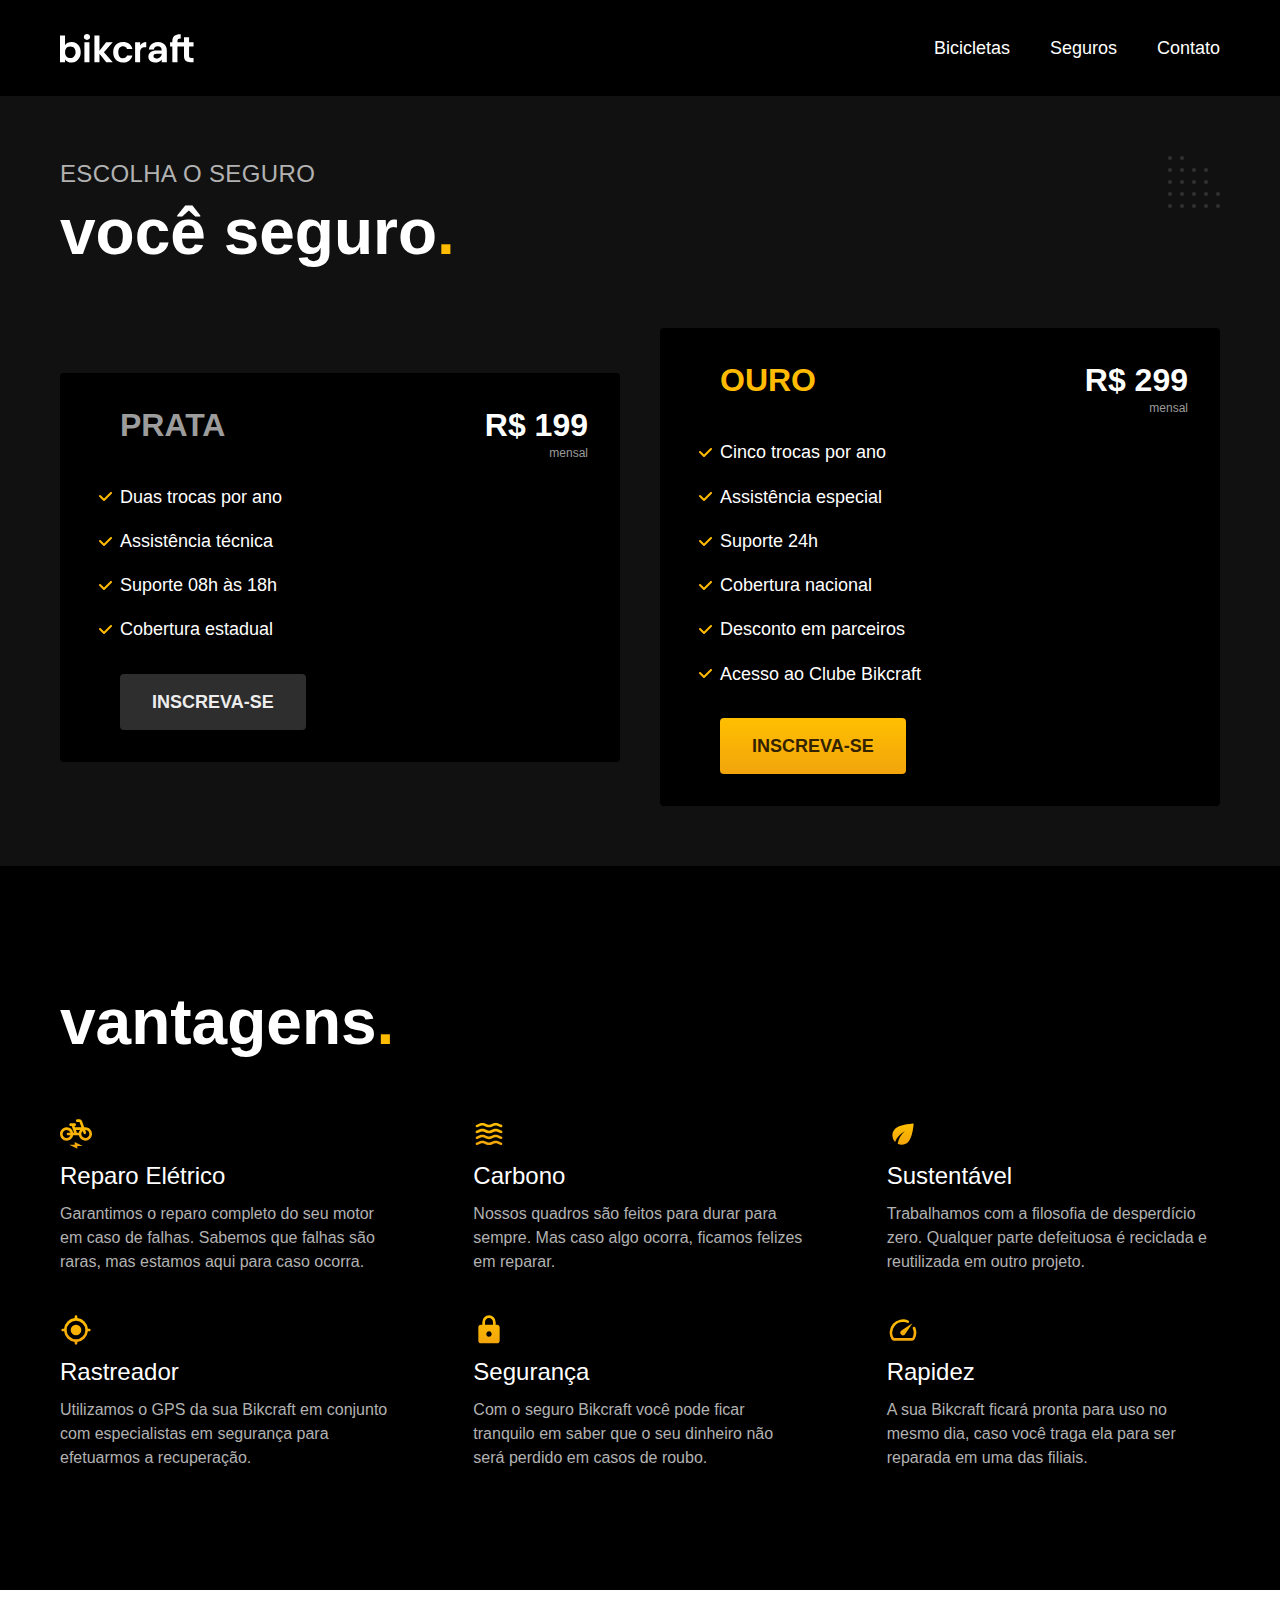
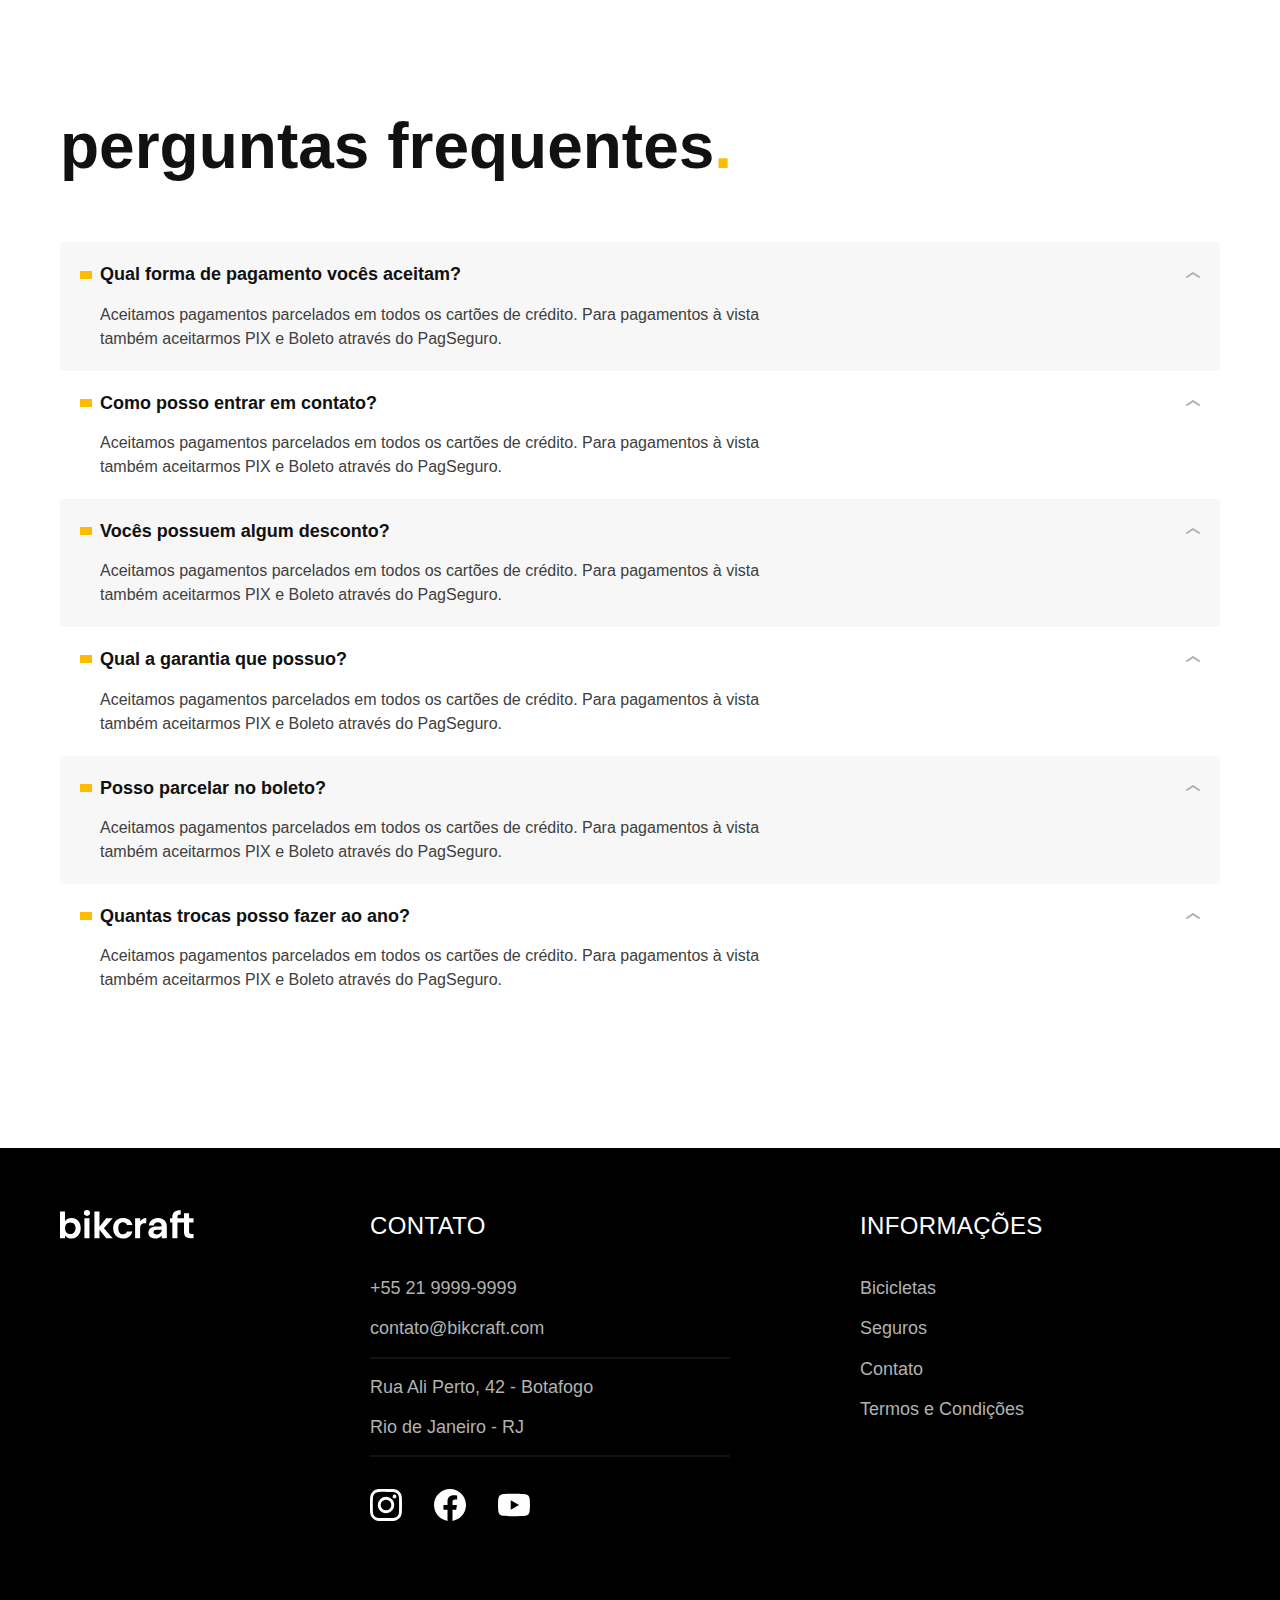
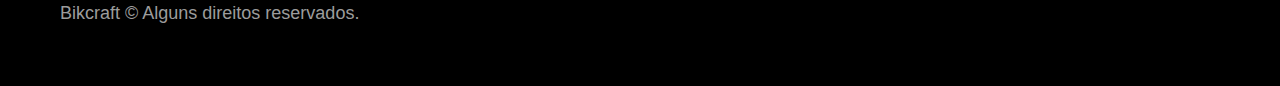
<file: HTML CSS/Projeto Final/seguros.html>
<!DOCTYPE html>
<html lang="pt-br">

<head>
  <meta charset="UTF-8">
  <meta name="viewport" content="width=device-width, initial-scale=1.0">

  <title>Seguros | Bikcraft</title>
  <meta name="description" content="Seguros.">

  <link rel="preload" href="./css/style.css" as="style">
  <link rel="stylesheet" href="./css/style.css">
</head>

<body id="seguros">
  <header class="header-bg">
    <div class="header container">
      <a href="./">
        <img src="./img/bikcraft.svg" alt="Bikcraft">
      </a>

      <nav aria-label="primaria">
        <ul class="header-menu font-1-m cor-0">
          <li><a href="./bicicletas.html">Bicicletas</a></li>
          <li><a href="./seguros.html">Seguros</a></li>
          <li><a href="./contato.html">Contato</a></li>
        </ul>
      </nav>
    </div>
  </header>

  <main class="seguros-bg">
    <div class="titulo-bg">
      <div class="titulo container">
        <p class="font-2-l-b cor-5">Escolha o seguro</p>
        <h1 class="font-1-xxl cor-0">você seguro<span class="cor-p1">.</span></h1>
      </div>
    </div>

    <div class="seguros container">

      <div class="seguros-item">
        <h3 class="font-1-xl cor-6">PRATA</h3>
        <span class="font-1-xl cor-0">R$ 199 <span class="font-1-xs cor-6">mensal</span></span>
        <ul class="font-2-m cor-0">
          <li>Duas trocas por ano</li>
          <li>Assistência técnica</li>
          <li>Suporte 08h às 18h</li>
          <li>Cobertura estadual</li>
        </ul>
        <a class="botao secundario" href="./orcamento.html">Inscreva-se</a>
      </div>

      <div class="seguros-item">
        <h3 class="font-1-xl cor-p1">OURO</h3>
        <span class="font-1-xl cor-0">R$ 299 <span class="font-1-xs cor-6">mensal</span></span>
        <ul class="font-2-m cor-0">
          <li>Cinco trocas por ano</li>
          <li>Assistência especial</li>
          <li>Suporte 24h</li>
          <li>Cobertura nacional</li>
          <li>Desconto em parceiros</li>
          <li>Acesso ao Clube Bikcraft</li>
        </ul>
        <a class="botao" href="./orcamento.html">Inscreva-se</a>
      </div>
    </div>
  </main>

  <article class="vantagens-bg">
    <div class="vantagens container">
      <h2 class="font-1-xxl cor-0">vantagens<span class="cor-p1">.</span></h2>
      <ul>
        <li>
          <img src="./img/icones/eletrica.svg" alt="">
          <h3 class="font-1-l cor-0">Reparo Elétrico</h3>
          <p class="font-2-s cor-5">Garantimos o reparo completo do seu motor em caso de falhas. Sabemos que falhas são raras, mas estamos aqui para caso ocorra.</p>
        </li>
        <li>
          <img src="./img/icones/carbono.svg" alt="">
          <h3 class="font-1-l cor-0">Carbono</h3>
          <p class="font-2-s cor-5">Nossos quadros são feitos para durar para sempre. Mas caso algo ocorra, ficamos felizes em reparar.</p>
        </li>
        <li>
          <img src="./img/icones/sustentavel.svg" alt="">
          <h3 class="font-1-l cor-0">Sustentável</h3>
          <p class="font-2-s cor-5">Trabalhamos com a filosofia de desperdício zero. Qualquer parte defeituosa é reciclada e reutilizada em outro projeto.</p>
        </li>
        <li>
          <img src="./img/icones/rastreador.svg" alt="">
          <h3 class="font-1-l cor-0">Rastreador</h3>
          <p class="font-2-s cor-5">Utilizamos o GPS da sua Bikcraft em conjunto com especialistas em segurança para efetuarmos a recuperação.</p>
        </li>
        <li>
          <img src="./img/icones/seguro.svg" alt="">
          <h3 class="font-1-l cor-0">Segurança</h3>
          <p class="font-2-s cor-5">Com o seguro Bikcraft você pode ficar tranquilo em saber que o seu dinheiro não será perdido em casos de roubo.</p>
        </li>
        <li>
          <img src="./img/icones/velocidade.svg" alt="">
          <h3 class="font-1-l cor-0">Rapidez</h3>
          <p class="font-2-s cor-5">A sua Bikcraft ficará pronta para uso no mesmo dia, caso você traga ela para ser reparada em uma das filiais.</p>
        </li>
      </ul>
    </div>
  </article>

  <article class="perguntas container">
    <h2 class="font-1-xxl">perguntas frequentes<span class="cor-p1">.</span></h2>

    <dl>
      <div>
        <dt class="font-1-m-b">Qual forma de pagamento vocês aceitam?</dt>
        <dd class="font-2-s cor-9">Aceitamos pagamentos parcelados em todos os cartões de crédito. Para pagamentos à vista também aceitarmos PIX e Boleto através do PagSeguro.</dd>
      </div>
      <div>
        <dt class="font-1-m-b">Como posso entrar em contato?</dt>
        <dd class="font-2-s cor-9">Aceitamos pagamentos parcelados em todos os cartões de crédito. Para pagamentos à vista também aceitarmos PIX e Boleto através do PagSeguro.</dd>
      </div>
      <div>
        <dt class="font-1-m-b">Vocês possuem algum desconto?</dt>
        <dd class="font-2-s cor-9">Aceitamos pagamentos parcelados em todos os cartões de crédito. Para pagamentos à vista também aceitarmos PIX e Boleto através do PagSeguro.</dd>
      </div>
      <div>
        <dt class="font-1-m-b">Qual a garantia que possuo?</dt>
        <dd class="font-2-s cor-9">Aceitamos pagamentos parcelados em todos os cartões de crédito. Para pagamentos à vista também aceitarmos PIX e Boleto através do PagSeguro.</dd>
      </div>
      <div>
        <dt class="font-1-m-b">Posso parcelar no boleto?</dt>
        <dd class="font-2-s cor-9">Aceitamos pagamentos parcelados em todos os cartões de crédito. Para pagamentos à vista também aceitarmos PIX e Boleto através do PagSeguro.</dd>
      </div>
      <div>
        <dt class="font-1-m-b">Quantas trocas posso fazer ao ano?</dt>
        <dd class="font-2-s cor-9">Aceitamos pagamentos parcelados em todos os cartões de crédito. Para pagamentos à vista também aceitarmos PIX e Boleto através do PagSeguro.</dd>
      </div>
    </dl>
  </article>

  <footer class="footer-bg">
    <div class="footer container">
      <img src="./img/bikcraft.svg" alt="Bikcraft">
      <div class="footer-contato">
        <h3 class="font-2-l-b cor-0">Contato</h3>
        <ul class="font-2-m cor-5">
          <li><a href="tel:+552199999999">+55 21 9999-9999</a></li>
          <li><a href="mailto:contato@bikcraft.com">contato@bikcraft.com</a></li>
          <li>Rua Ali Perto, 42 - Botafogo</li>
          <li>Rio de Janeiro - RJ</li>
        </ul>
        <div class="footer-redes">
          <a href="./">
            <img src="./img/redes/instagram.svg" alt="Instagram">
          </a>
          <a href="./">
            <img src="./img/redes/facebook.svg" alt="Facebook">
          </a>
          <a href="./">
            <img src="./img/redes/youtube.svg" alt="Youtube">
          </a>
        </div>
      </div>
      <div class="footer-informacoes">
        <h3 class="font-2-l-b cor-0">Informações</h3>
        <nav>
          <ul class="font-1-m cor-5">
            <li><a href="./bicicletas.html">Bicicletas</a></li>
            <li><a href="./seguros.html">Seguros</a></li>
            <li><a href="./contato.html">Contato</a></li>
            <li><a href="./termos.html">Termos e Condições</a></li>
          </ul>
        </nav>
      </div>
      <p class="footer-copy font-2-m cor-6">Bikcraft © Alguns direitos reservados.</p>
    </div>
  </footer>
</body>

</html>
</file>
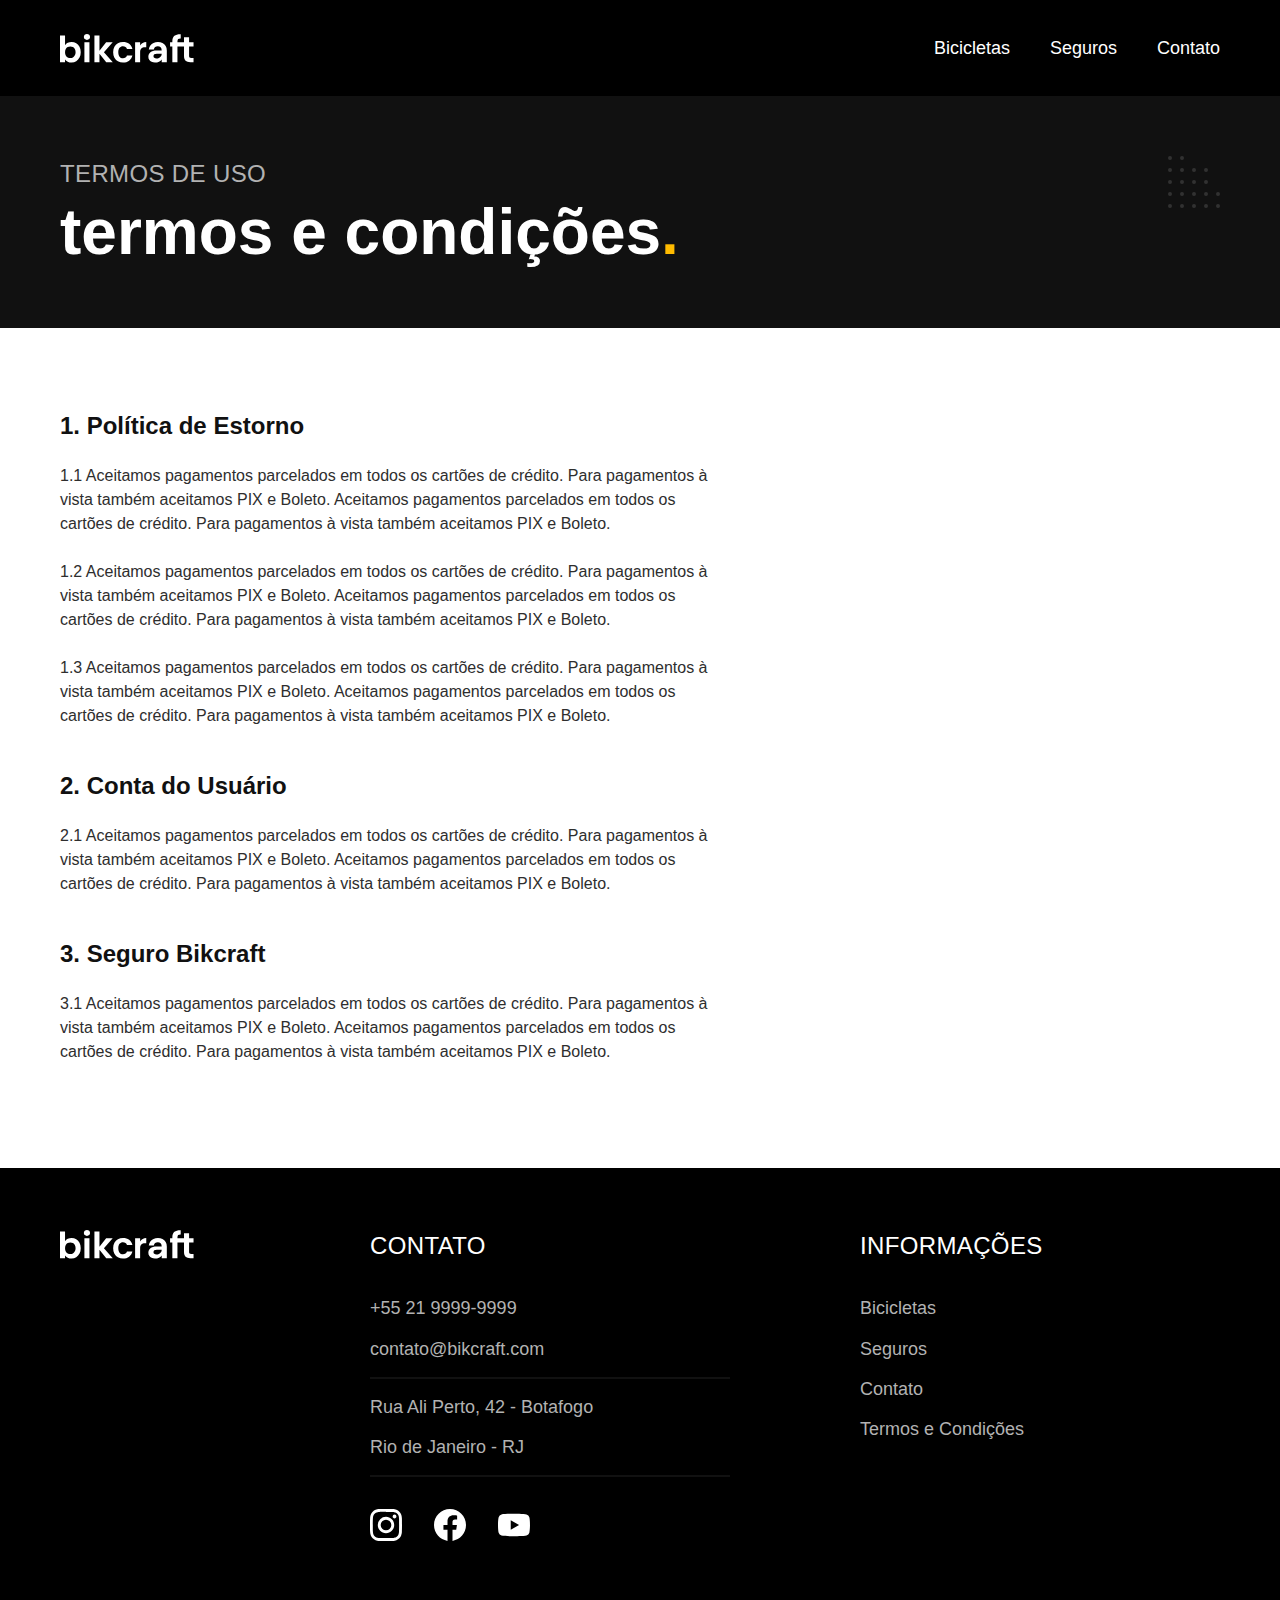
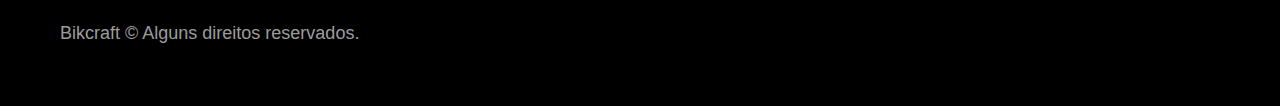
<file: HTML CSS/Projeto Final/termos.html>
<!DOCTYPE html>
<html lang="pt-br">

<head>
  <meta charset="UTF-8">
  <meta name="viewport" content="width=device-width, initial-scale=1.0">

  <title>Termos e Condições | Bikcraft</title>
  <meta name="description" content="Termos e condições.">

  <link rel="preload" href="./css/style.css" as="style">
  <link rel="stylesheet" href="./css/style.css">
</head>

<body id="termos">
  <header class="header-bg">
    <div class="header container">
      <a href="./">
        <img src="./img/bikcraft.svg" alt="Bikcraft">
      </a>

      <nav aria-label="primaria">
        <ul class="header-menu font-1-m cor-0">
          <li><a href="./bicicletas.html">Bicicletas</a></li>
          <li><a href="./seguros.html">Seguros</a></li>
          <li><a href="./contato.html">Contato</a></li>
        </ul>
      </nav>
    </div>
  </header>

  <main>
    <div class="titulo-bg">
      <div class="titulo container">
        <p class="font-2-l-b cor-5">Termos de uso</p>
        <h1 class="font-1-xxl cor-0">termos e condições<span class="cor-p1">.</span></h1>
      </div>
    </div>

    <div class="termos font-2-s cor-10 container">
      <h2 class="font-1-l cor-11">1. Política de Estorno</h2>
      <p>1.1 Aceitamos pagamentos parcelados em todos os cartões de crédito. Para pagamentos à vista também aceitamos PIX e Boleto. Aceitamos pagamentos parcelados em todos os cartões de crédito. Para pagamentos à vista também aceitamos PIX e Boleto.</p>
      <p>1.2 Aceitamos pagamentos parcelados em todos os cartões de crédito. Para pagamentos à vista também aceitamos PIX e Boleto. Aceitamos pagamentos parcelados em todos os cartões de crédito. Para pagamentos à vista também aceitamos PIX e Boleto.</p>
      <p>1.3 Aceitamos pagamentos parcelados em todos os cartões de crédito. Para pagamentos à vista também aceitamos PIX e Boleto. Aceitamos pagamentos parcelados em todos os cartões de crédito. Para pagamentos à vista também aceitamos PIX e Boleto.</p>
      <h2 class="font-1-l cor-11">2. Conta do Usuário</h2>
      <p>2.1 Aceitamos pagamentos parcelados em todos os cartões de crédito. Para pagamentos à vista também aceitamos PIX e Boleto. Aceitamos pagamentos parcelados em todos os cartões de crédito. Para pagamentos à vista também aceitamos PIX e Boleto.</p>
      <h2 class="font-1-l cor-11">3. Seguro Bikcraft</h2>
      <p>3.1 Aceitamos pagamentos parcelados em todos os cartões de crédito. Para pagamentos à vista também aceitamos PIX e Boleto. Aceitamos pagamentos parcelados em todos os cartões de crédito. Para pagamentos à vista também aceitamos PIX e Boleto.</p>
    </div>
  </main>

  <footer class="footer-bg">
    <div class="footer container">
      <img src="./img/bikcraft.svg" alt="Bikcraft">
      <div class="footer-contato">
        <h3 class="font-2-l-b cor-0">Contato</h3>
        <ul class="font-2-m cor-5">
          <li><a href="tel:+552199999999">+55 21 9999-9999</a></li>
          <li><a href="mailto:contato@bikcraft.com">contato@bikcraft.com</a></li>
          <li>Rua Ali Perto, 42 - Botafogo</li>
          <li>Rio de Janeiro - RJ</li>
        </ul>
        <div class="footer-redes">
          <a href="./">
            <img src="./img/redes/instagram.svg" alt="Instagram">
          </a>
          <a href="./">
            <img src="./img/redes/facebook.svg" alt="Facebook">
          </a>
          <a href="./">
            <img src="./img/redes/youtube.svg" alt="Youtube">
          </a>
        </div>
      </div>
      <div class="footer-informacoes">
        <h3 class="font-2-l-b cor-0">Informações</h3>
        <nav>
          <ul class="font-1-m cor-5">
            <li><a href="./bicicletas.html">Bicicletas</a></li>
            <li><a href="./seguros.html">Seguros</a></li>
            <li><a href="./contato.html">Contato</a></li>
            <li><a href="./termos.html">Termos e Condições</a></li>
          </ul>
        </nav>
      </div>
      <p class="footer-copy font-2-m cor-6">Bikcraft © Alguns direitos reservados.</p>
    </div>
  </footer>
</body>

</html>
</file>
<file: CSS Flexbox/Projeto Final (Flexblog)/css/style.css>
body,
h1,
h2,
p,
ul,
li,
a {
  margin: 0px;
  padding: 0px;
}

body {
  font-family: "Nunito", Helvetica, Arial, sans-serif;
  color: #222222;
}

ul {
  list-style: none;
}

a {
  text-decoration: none;
}

img {
  display: block;
  max-width: 100%;
}

* {
  box-sizing: border-box;
}

/*indice*/

.indice-bg {
  background: #122ab2;
  color: white;
}

.indice {
  max-width: 960px;
  margin: 0 auto;
  display: flex;
  justify-content: space-between;
  flex-wrap: wrap;
  padding-top: 10px;
}

.indice p,
.indice a {
  margin: 0 10px 10px 10px;
}

.indice a {
  color: white;
}

/*Menu*/

.menu-bg {
  background: #2c70ff;
}

.menu {
  max-width: 960px;
  margin: 0 auto;
  padding: 15px 0;
  display: flex;
  flex-wrap: wrap;
  justify-content: space-between;
  align-items: center;
}

.menu a {
  color: white;
}

.menu-logo a {
  font-size: 2.25em;
  font-weight: bold;
  margin: 0 10px;
}

.menu-nav ul {
  display: flex;
  flex-wrap: wrap;
}

.menu-nav a {
  font-size: 1.25em;
  display: block;
  padding: 10px;
}

.menu-nav a:hover {
  color: #122ab2;
}

/*Introdução*/

.introducao {
  font-size: 3em;
  line-height: 1;
  max-width: 960px;
  margin: 0 auto;
  padding: 60px 10px;
}

/*Sobre*/

.sobre {
  border-top: 2px solid #2c70ff;
  border-bottom: 2px solid #2c70ff;
  max-width: 960px;
  margin: 0 auto;
  padding: 60px 0;
  display: flex;
  flex-wrap: wrap;
}

.sobre-info {
  flex: 2 1 300px;
  margin: 0 10px;
}

.sobre-info h1 {
  font-size: 3em;
  margin-bottom: 0.5em;
}

.sobre-info p {
  font-size: 1.25em;
  line-height: 1.4;
  margin-bottom: 1em;
  color: #7c7c7c;
}

.sobre-img {
  flex: 1 1 160px;
  margin: 0 10px;
}

/*Produtos*/

.produtos {
  max-width: 960px;
  margin: 60px auto;
}

.produtos h1 {
  font-size: 3em;
  margin: 0 10px 60px 10px;
}

.produtos-container {
  display: flex;
  flex-wrap: wrap;
  align-items: flex-end;
}

.produtos-item {
  flex: 1 1 175px;
  margin: 10px;
}

.produtos-item h2 {
  font-size: 3em;
  color: #a4a4a4;
  background: #f7f7f7;
  padding: 60px 20px;
}

.purple {
  border-top: 8px solid #ae81ff;
}

.pink {
  border-top: 8px solid #f9265e;
}

.blue {
  border-top: 8px solid #66d9eb;
}

/*Preco*/

.preco {
  background: #f7f7f7;
  padding: 60px;
  display: flex;
  flex-wrap: wrap;
  align-items: flex-end;
}

.preco-item {
  flex: 1 1 260px;
  border: 4px solid white;
  padding: 20px;
  margin: 10px;
}

.preco-item h2 {
  font-size: 3em;
  color: #a4a4a4;
  text-align: center;
  margin-top: 20px;
}

.preco-item span {
  max-width: 300px;
  margin: 20px auto;
  display: block;
  font-size: 3em;
  text-align: center;
  font-weight: bold;
  padding: 10px 0 5px 0;
  border-top: 4px solid white;
  border-bottom: 4px solid white;
}

.preco-item sup {
  font-size: 1.5rem;
}

.preco-item ul {
  max-width: 300px;
  margin: 20px auto;
  font-size: 1.25em;
  font-style: italic;
  color: #7c7c7c;
}

.preco-item li {
  display: flex;
  justify-content: space-between;
  align-items: center;
  margin-bottom: 15px;
}

.preco-item li::after {
  content: "";
  display: block;
  width: 6px;
  height: 6px;
  background: #2c70ff;
  border-radius: 50%;
}

.preco-item a {
  max-width: 300px;
  display: block;
  margin: 20px auto;
  border: 4px solid;
  color: #222222;
  text-transform: uppercase;
  font-weight: bold;
  font-size: 2.25em;
  padding: 15px 0;
  text-align: center;
}

@media (max-width: 800px) {
  .preco {
    padding-left: 10px;
    padding-right: 10px;
  }
  .preco .preco-item:nth-child(3) {
    order: -2;
  }
  .preco .preco-item:nth-child(2) {
    order: -1;
  }
}

/*Qualidade*/

.qualidade {
  max-width: 960px;
  margin: 60px auto;
  display: flex;
  flex-wrap: wrap;
}

.qualidade-item {
  flex: 1 1 300px;
  margin: 20px 10px;
}

.qualidade-item h2 {
  font-size: 2.25em;
  color: #a4a4a4;
  margin-bottom: 20px;
}

.qualidade-item h2::before {
  content: "";
  display: inline-block;
  width: 8px;
  height: 30px;
  margin-right: 10px;
}

.qualidade-item:nth-of-type(3n + 1) h2::before {
  background: #ae81ff;
}

.qualidade-item:nth-of-type(3n + 2) h2::before {
  background: #f9265e;
}

.qualidade-item:nth-of-type(3n + 3) h2::before {
  background: #66d9eb;
}

.qualidade-item p {
  font-size: 1.25em;
  line-height: 1.4;
  color: #7c7c7c;
}

/*Newsletter*/

.newsletter {
  background: #f7f7f7;
  padding: 60px calc((100% - 960px) / 2);
  display: flex;
  flex-wrap: wrap;
}

.newsletter-info {
  flex: 1 1 240px;
  margin: 0 10px;
}

.newsletter-info h1 {
  font-size: 3em;
  color: #a4a4a4;
}

.newsletter-info p {
  font-size: 1.25em;
  font-style: italic;
  max-width: 230px;
  color: #7c7c7c;
  margin-bottom: 10px;
}

.newsletter-form {
  flex: 2 1 260px;
  margin: 0 10px;
  align-self: center;
  display: flex;
  flex-wrap: wrap;
}

.newsletter-form input {
  flex: 3 1 260px;
  font-size: 1.25em;
  color: #7c7c7c;
  font-style: italic;
  font-family: "Nunito", Helvetica, Arial, sans-serif;
  border: 4px solid #2c70ff;
  background: transparent;
  padding: 15px 10px;
  margin: 0px;
  border-radius: 0px;
}

.newsletter-form button {
  flex: 1 1 260px;
  font-family: "Nunito", Helvetica, Arial, sans-serif;
  font-size: 2.25em;
  font-weight: bold;
  text-transform: uppercase;
  background: #2c70ff;
  color: white;
  margin: 0px;
  cursor: pointer;
  border: 0px;
  padding: 15px 10px;
}

@media (max-width: 600px) {
  .newsletter-form button {
    font-size: 1.5em;
  }
}

/*Footer*/

.footer {
  display: flex;
  background: #2c70ff;
  height: 200px;
  align-items: center;
}

.footer p {
  flex: 1;
  text-align: center;
  font-size: 2.25em;
  color: #122ab2;
}
</file>
<file: HTML CSS/Projeto Final/css/style.css>
@import "./global/global.css";
@import "./utilidades/tipografia.css";
@import "./utilidades/cores.css";

@import "./global/header.css";
@import "./global/footer.css";

/* Utilidades */
@import "./utilidades/componentes.css";
@import "./utilidades/formulario.css";

/* Home */
@import "./home/introducao.css";
@import "./home/tecnologia.css";
@import "./home/parceiros.css";
@import "./home/depoimento.css";

/* Bicicletas */
@import "./bicicletas/bicicletas-lista.css";
@import "./bicicletas/bicicletas.css";

/* Bicicleta */
@import "./bicicleta/bicicleta.css";
@import "./bicicleta/seguro.css";

/* Seguros */
@import "./seguros/seguros.css";
@import "./seguros/vantagens.css";
@import "./seguros/perguntas.css";

/* Contato */
@import "./contato/contato.css";
@import "./contato/lojas.css";

/* Contato */
@import "./orcamento/orcamento.css";

/* Termos */
@import "./termos/termos.css";
</file>
